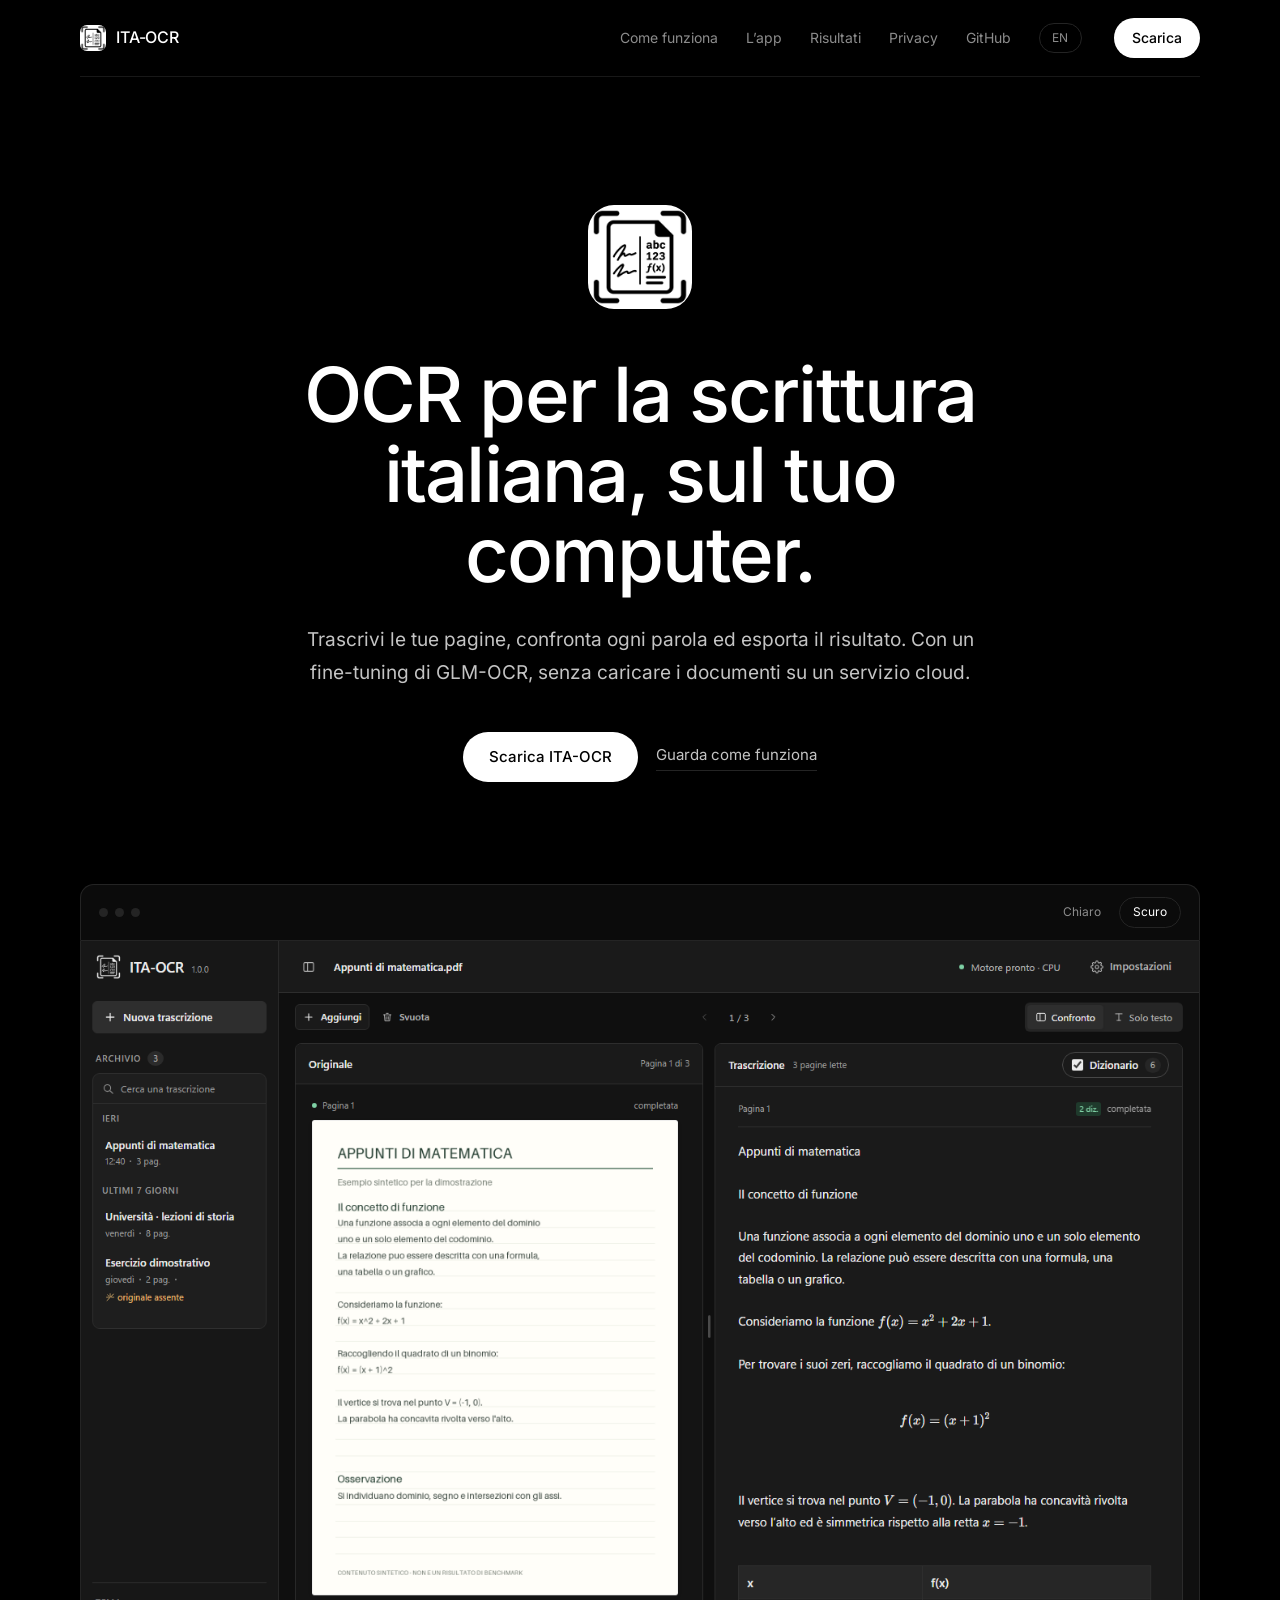
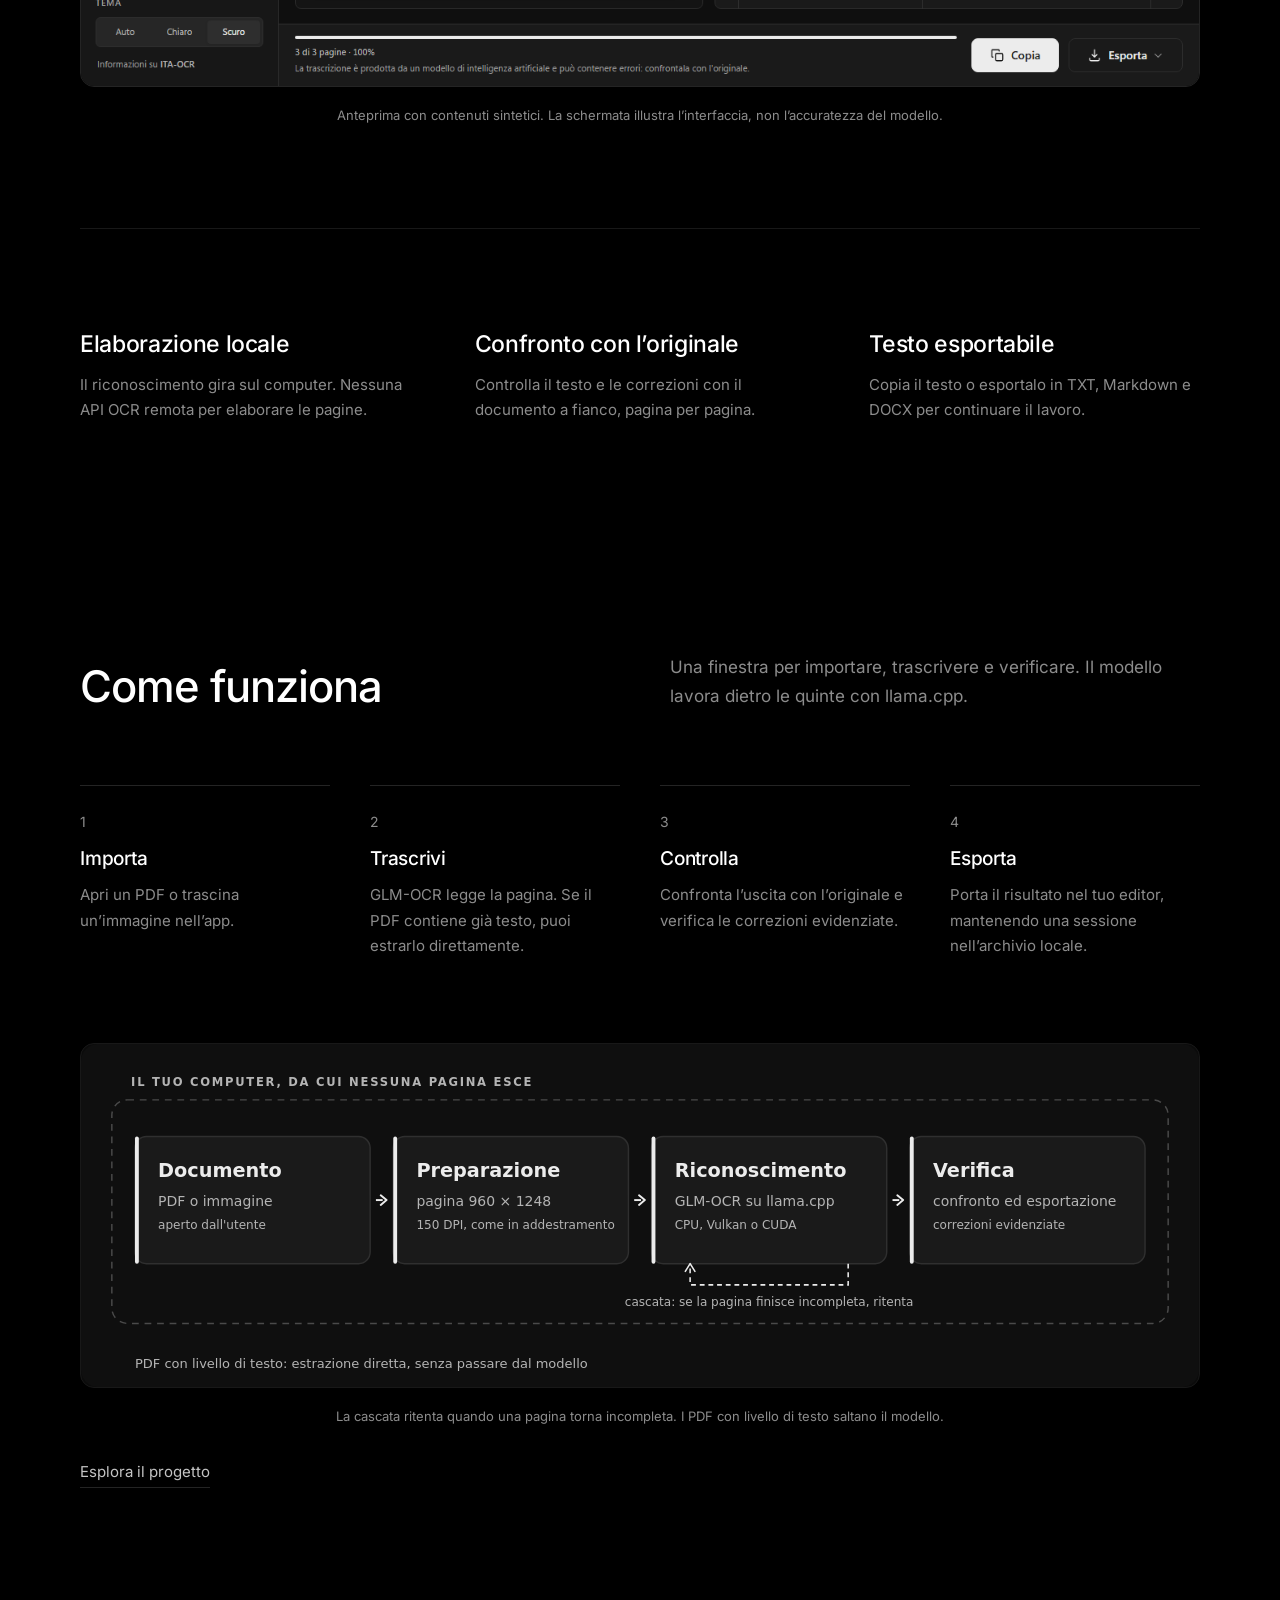
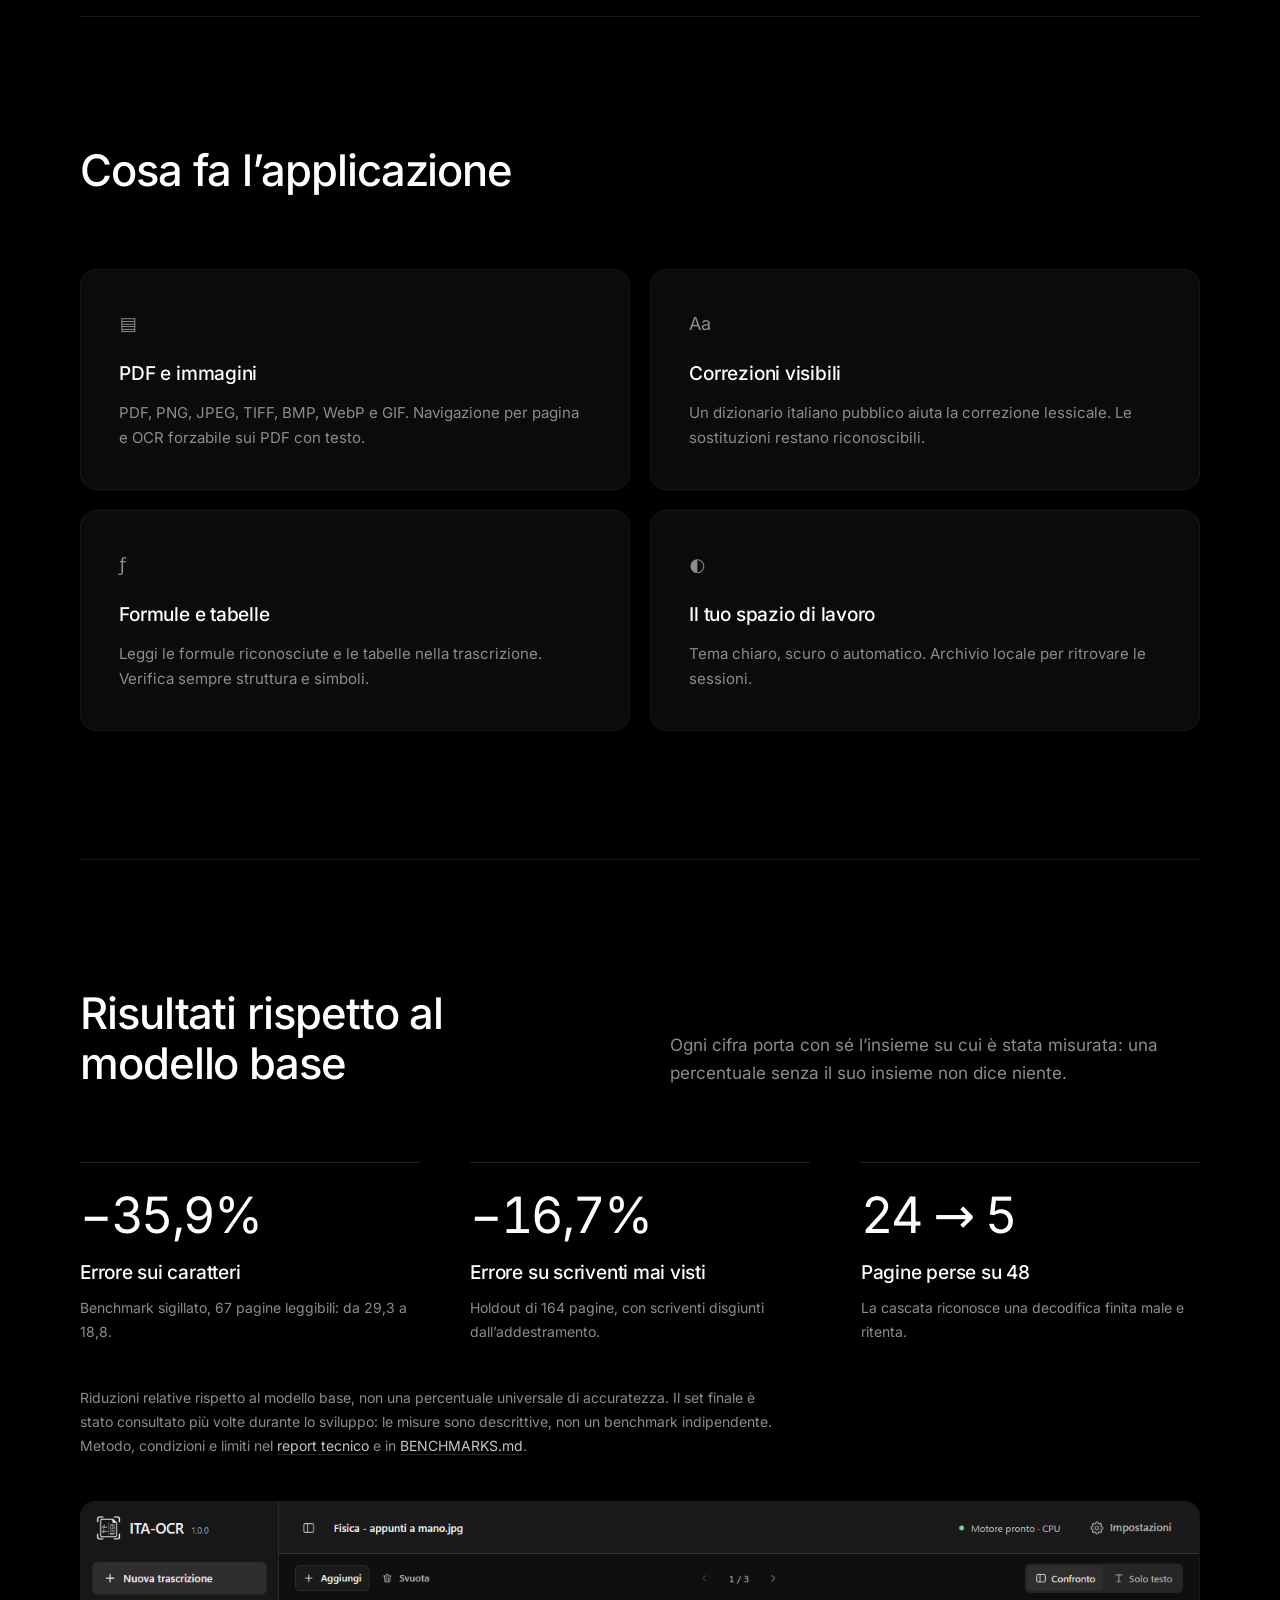
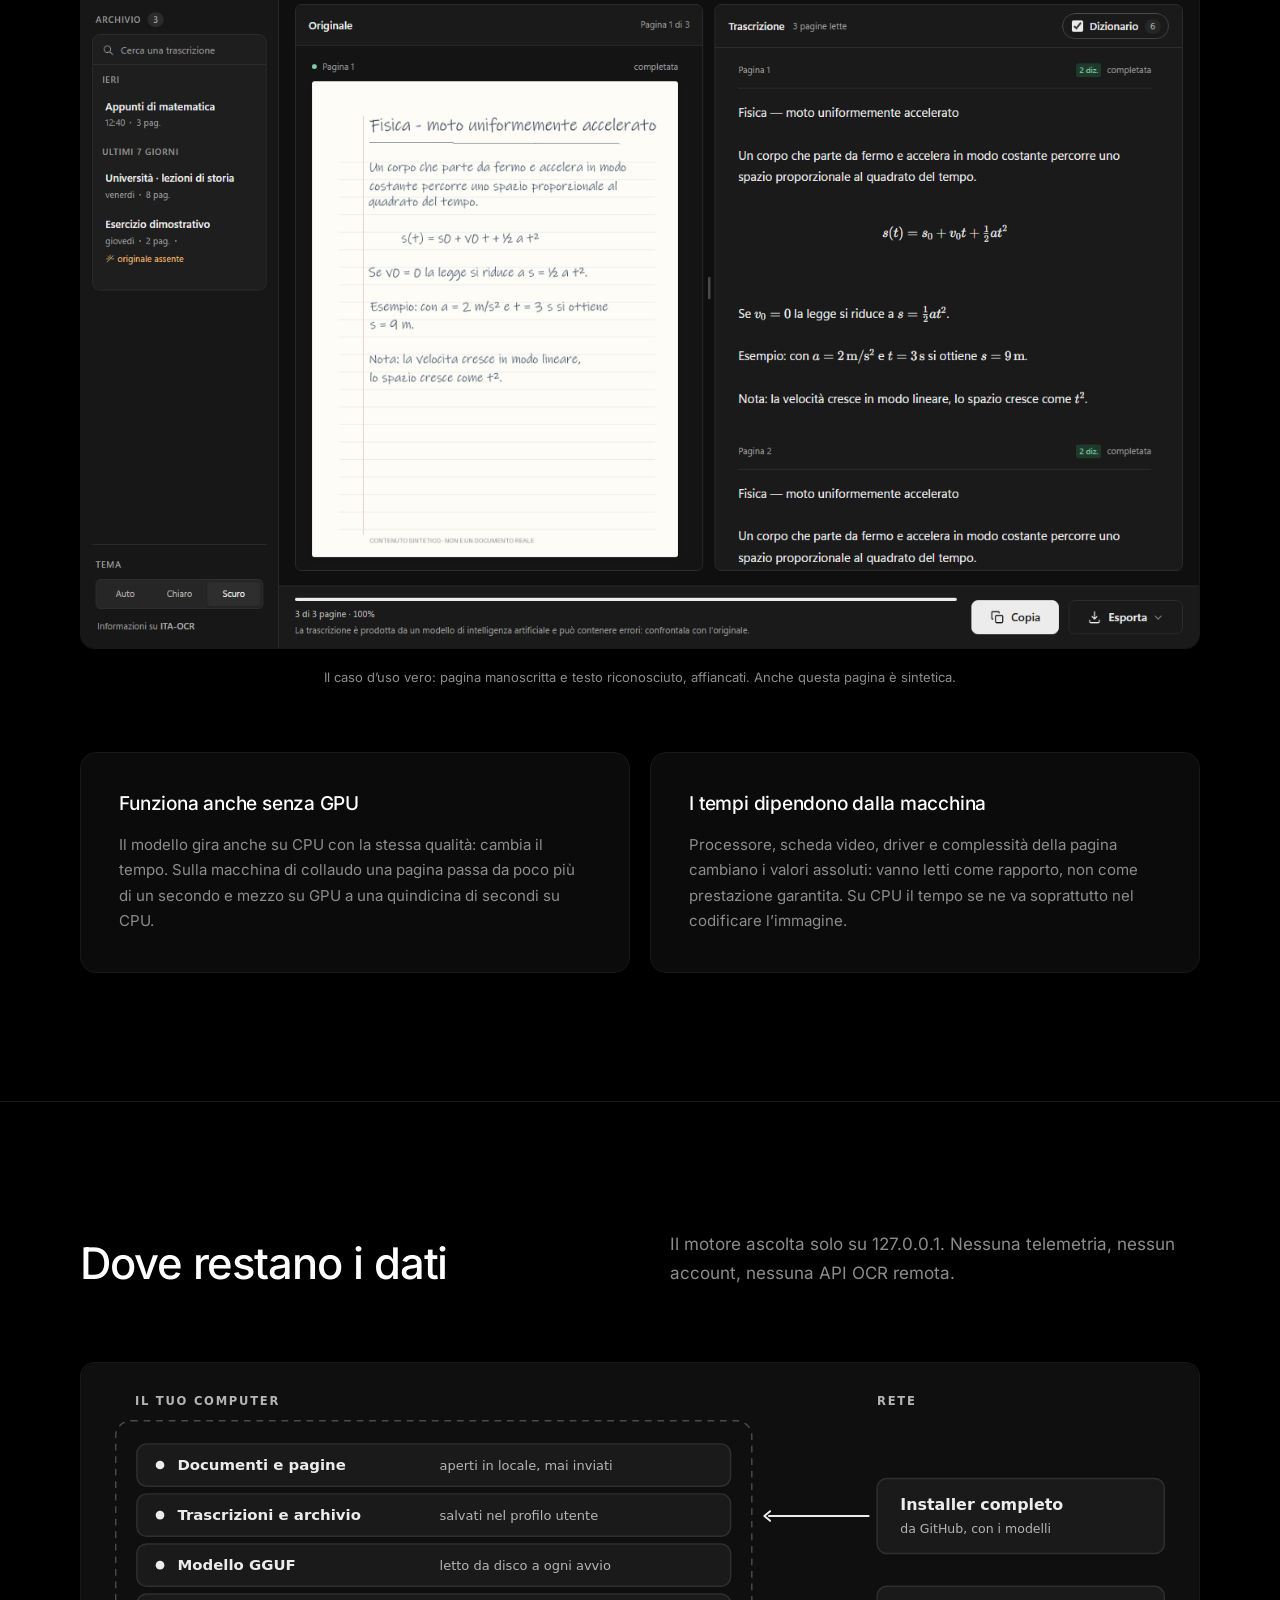
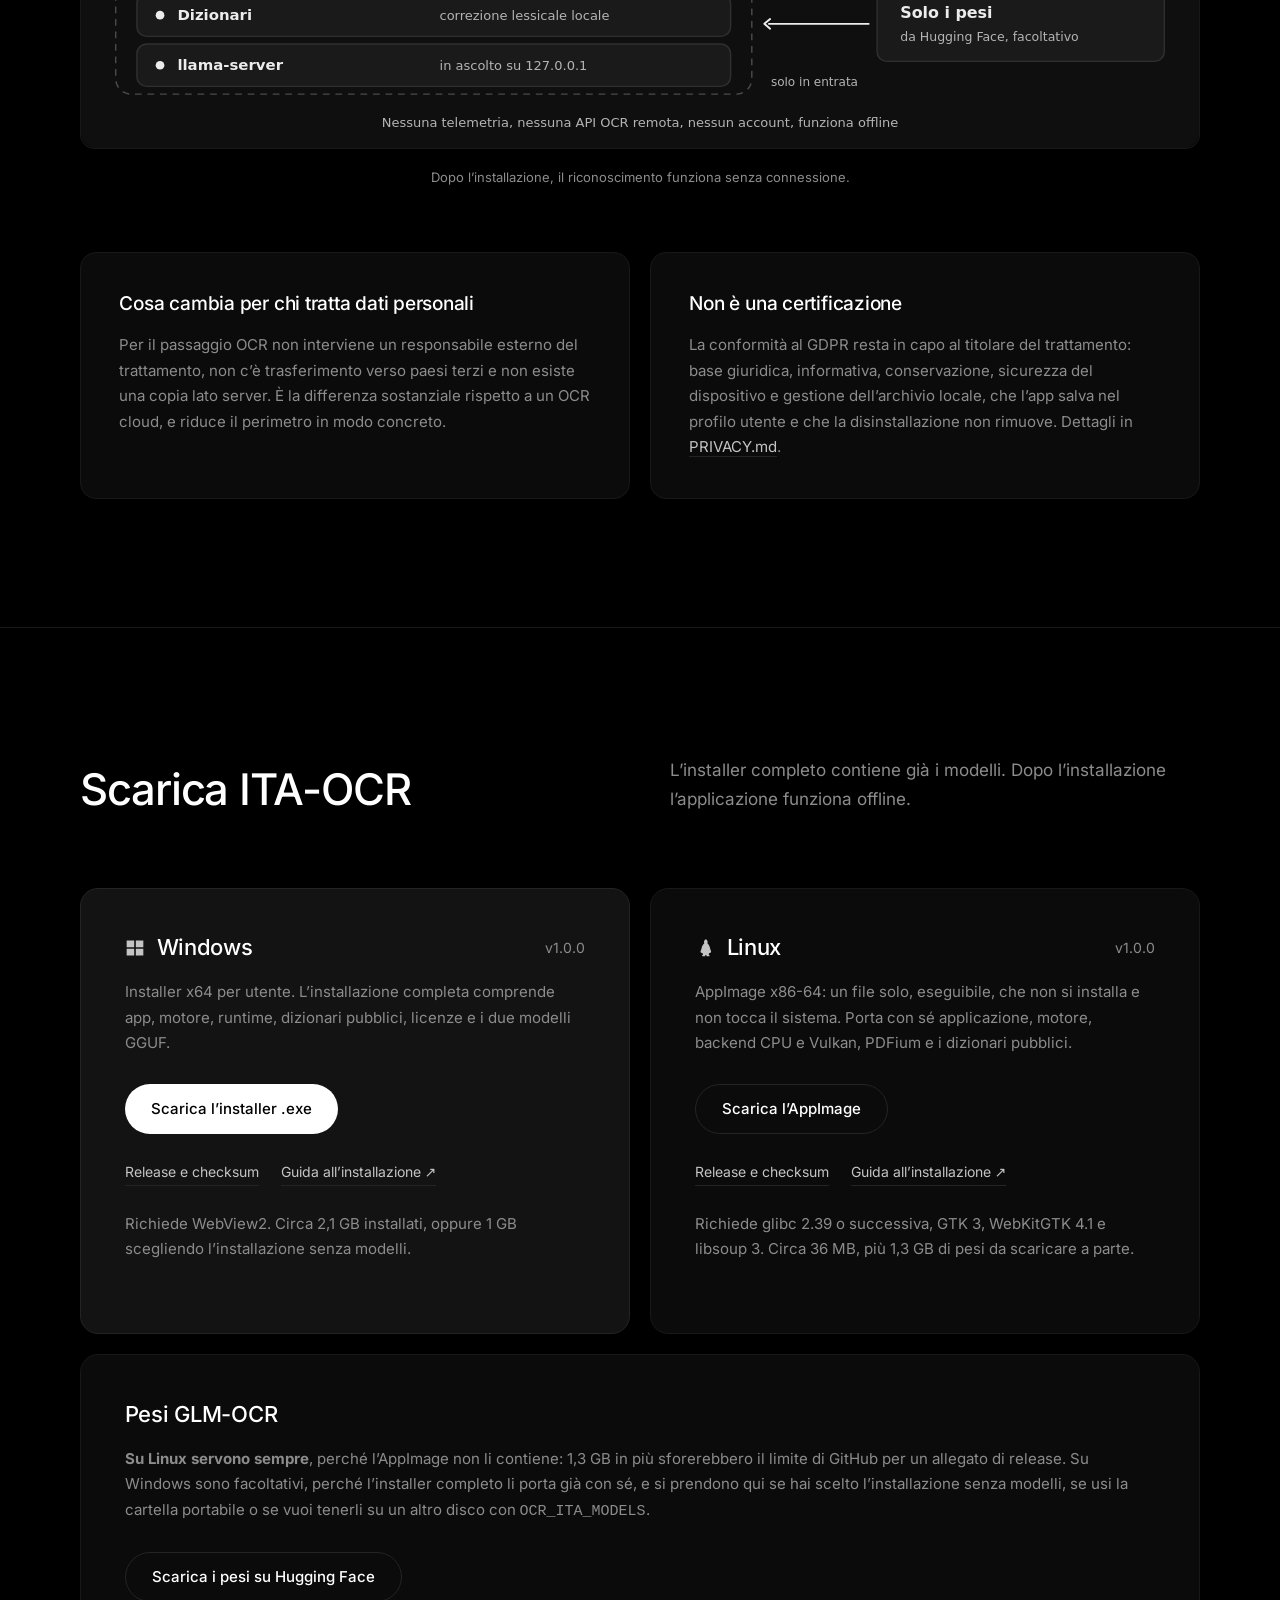
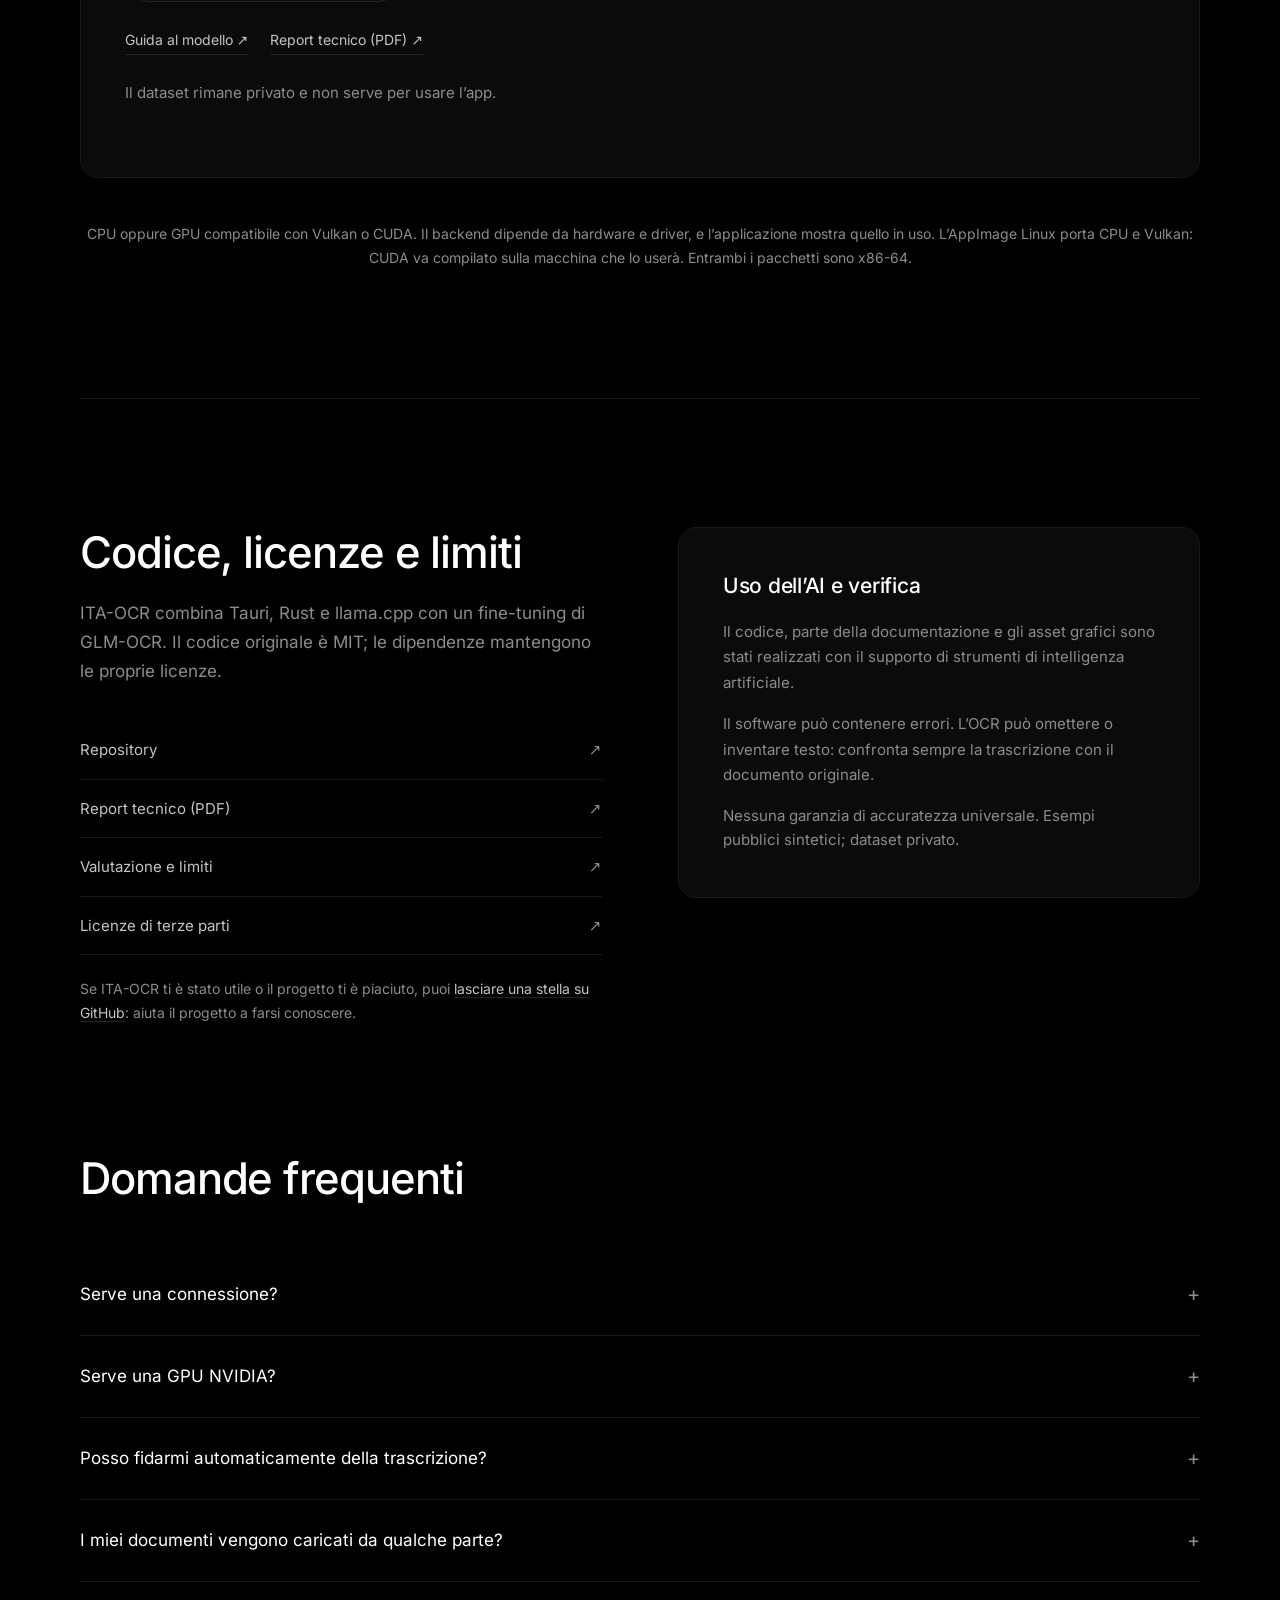
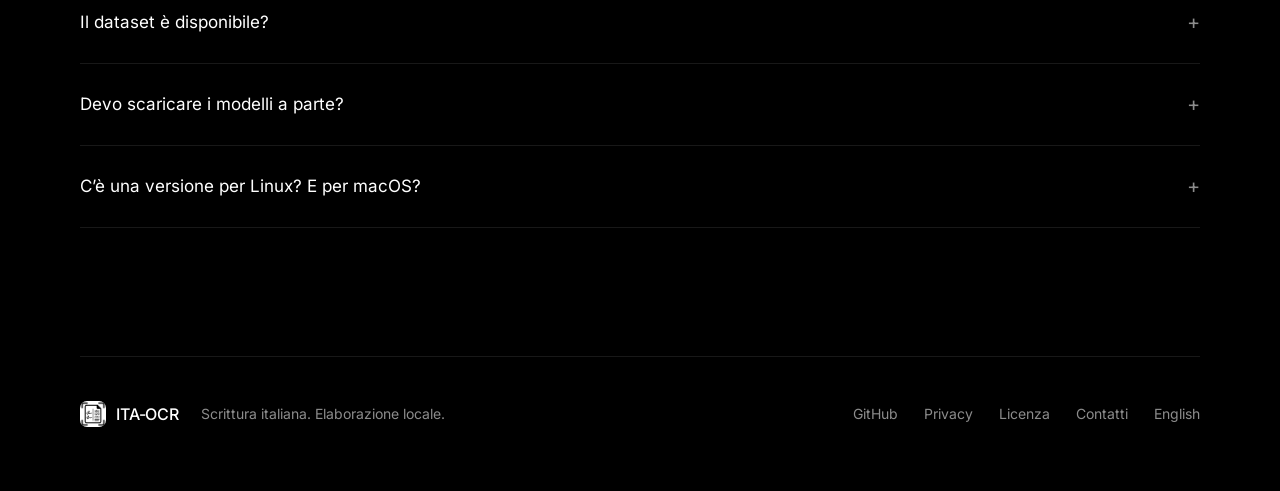
<file: docs/index.html>
<!doctype html>
<html lang="it">
<head>
  <meta charset="utf-8">
  <meta name="viewport" content="width=device-width, initial-scale=1">
  <meta name="description" content="ITA-OCR trascrive la scrittura italiana sul tuo computer. App Windows e Linux, inferenza locale con GLM-OCR, confronto ed esportazione.">
  <meta name="theme-color" content="#000000">
  <meta property="og:title" content="ITA-OCR: OCR per la scrittura italiana">
  <meta property="og:description" content="Applicazione Windows e Linux che trascrive la scrittura italiana in locale, con un fine-tuning di GLM-OCR.">
  <meta property="og:image" content="https://GioOtto.github.io/ITA-OCR/assets/social.png">
  <meta property="og:type" content="website">
  <link rel="canonical" href="https://GioOtto.github.io/ITA-OCR/">
  <link rel="alternate" hreflang="it" href="https://GioOtto.github.io/ITA-OCR/">
  <link rel="alternate" hreflang="en" href="https://GioOtto.github.io/ITA-OCR/en/">
  <link rel="icon" type="image/png" href="assets/logo.png">
  <link rel="stylesheet" href="style.css">
  <title>ITA-OCR: OCR per la scrittura italiana</title>
  <script src="site.js" defer></script>
</head>
<body>
  <a class="skip" href="#contenuto">Vai al contenuto</a>
  <header class="header">
    <a class="brand" href="#" aria-label="ITA-OCR, inizio"><img src="assets/logo.png" width="38" height="38" alt="">ITA-OCR</a>
    <nav aria-label="Navigazione principale"><a href="#come-funziona">Come funziona</a><a href="#caratteristiche">L’app</a><a href="#risultati">Risultati</a><a href="#privacy">Privacy</a><a href="https://github.com/GioOtto/ITA-OCR">GitHub</a><a class="lingua" href="en/" hreflang="en" lang="en">EN</a></nav>
    <a class="button small" href="#download">Scarica</a>
  </header>
  <main id="contenuto">
    <section class="hero wrap">
      <img class="marchio" src="assets/logo.png" width="104" height="104" alt="">
      <h1>OCR per la scrittura italiana, sul tuo computer.</h1>
      <p class="intro">Trascrivi le tue pagine, confronta ogni parola ed esporta il risultato.
        Con un fine-tuning di GLM-OCR, senza caricare i documenti su un servizio cloud.</p>
      <div class="actions"><a class="button" href="#download">Scarica ITA-OCR</a><a class="text-link" href="#come-funziona">Guarda come funziona</a></div>
      <figure class="showcase">
        <div class="frame-top"><span><i></i><i></i><i></i></span><span>IL DOCUMENTO E IL TESTO. FIANCO A FIANCO.</span><div class="theme-switch" role="group" aria-label="Tema della schermata"><button data-preview="light" aria-pressed="false">Chiaro</button><button data-preview="dark" aria-pressed="true">Scuro</button></div></div>
        <img id="app-preview" src="assets/app-dark.png" width="1380" height="920" alt="Interfaccia ITA-OCR con un documento sintetico e la sua trascrizione affiancati" fetchpriority="high">
        <figcaption>Anteprima con contenuti sintetici. La schermata illustra l’interfaccia, non l’accuratezza del modello.</figcaption>
      </figure>
    </section>
    <section class="principles wrap" aria-label="In breve">
      <div><h2>Elaborazione locale</h2><p>Il riconoscimento gira sul computer. Nessuna API OCR remota per elaborare le pagine.</p></div>
      <div><h2>Confronto con l’originale</h2><p>Controlla il testo e le correzioni con il documento a fianco, pagina per pagina.</p></div>
      <div><h2>Testo esportabile</h2><p>Copia il testo o esportalo in TXT, Markdown e DOCX per continuare il lavoro.</p></div>
    </section>
    <section class="section process" id="come-funziona">
      <div class="wrap"><div class="section-heading"><div><h2>Come funziona</h2></div><p>Una finestra per importare, trascrivere e verificare. Il modello lavora dietro le quinte con llama.cpp.</p></div>
      <ol class="steps"><li><span>1</span><h3>Importa</h3><p>Apri un PDF o trascina un’immagine nell’app.</p></li><li><span>2</span><h3>Trascrivi</h3><p>GLM-OCR legge la pagina. Se il PDF contiene già testo, puoi estrarlo direttamente.</p></li><li><span>3</span><h3>Controlla</h3><p>Confronta l’uscita con l’originale e verifica le correzioni evidenziate.</p></li><li><span>4</span><h3>Esporta</h3><p>Porta il risultato nel tuo editor, mantenendo una sessione nell’archivio locale.</p></li></ol>
      <figure class="schema">
        <img src="assets/pipeline-it-dark.svg" width="1160" height="356" alt="Pipeline locale: documento, preparazione della pagina a 960 per 1248 punti, riconoscimento con GLM-OCR su llama.cpp con cascata di tentativi, verifica ed esportazione. Tutto avviene sul computer dell'utente." loading="lazy">
        <figcaption>La cascata ritenta quando una pagina torna incompleta. I PDF con livello di testo saltano il modello.</figcaption>
      </figure>
      <p style="margin-top:30px"><a class="text-link" href="https://github.com/GioOtto/ITA-OCR#come-funziona">Esplora il progetto</a></p></div>
    </section>
    <section class="section wrap" id="caratteristiche">
      <div class="section-heading"><div><h2>Cosa fa l’applicazione</h2></div></div>
      <div class="features"><article><span class="feature-icon" aria-hidden="true">▤</span><h3>PDF e immagini</h3><p>PDF, PNG, JPEG, TIFF, BMP, WebP e GIF. Navigazione per pagina e OCR forzabile sui PDF con testo.</p></article><article><span class="feature-icon" aria-hidden="true">Aa</span><h3>Correzioni visibili</h3><p>Un dizionario italiano pubblico aiuta la correzione lessicale. Le sostituzioni restano riconoscibili.</p></article><article><span class="feature-icon" aria-hidden="true">ƒ</span><h3>Formule e tabelle</h3><p>Leggi le formule riconosciute e le tabelle nella trascrizione. Verifica sempre struttura e simboli.</p></article><article><span class="feature-icon" aria-hidden="true">◐</span><h3>Il tuo spazio di lavoro</h3><p>Tema chiaro, scuro o automatico. Archivio locale per ritrovare le sessioni.</p></article></div>
    </section>
    <section class="section wrap" id="risultati">
      <div class="section-heading"><div><h2>Risultati rispetto al modello base</h2></div><p>Ogni cifra porta con sé l’insieme su cui è stata misurata: una percentuale senza il suo insieme non dice niente.</p></div>
      <div class="numeri">
        <div><span class="cifra">−35,9%</span><h3>Errore sui caratteri</h3><p>Benchmark sigillato, 67 pagine leggibili: da 29,3 a 18,8.</p></div>
        <div><span class="cifra">−16,7%</span><h3>Errore su scriventi mai visti</h3><p>Holdout di 164 pagine, con scriventi disgiunti dall’addestramento.</p></div>
        <div><span class="cifra">24 → 5</span><h3>Pagine perse su 48</h3><p>La cascata riconosce una decodifica finita male e ritenta.</p></div>
      </div>
      <p class="postilla">Riduzioni relative rispetto al modello base, non una percentuale universale di accuratezza. Il set finale è stato consultato più volte durante lo sviluppo: le misure sono descrittive, non un benchmark indipendente. Metodo, condizioni e limiti nel <a href="https://github.com/GioOtto/ITA-OCR/blob/main/docs/assets/ITA-OCR-report-tecnico.pdf">report tecnico</a> e in <a href="https://github.com/GioOtto/ITA-OCR/blob/main/docs/it/BENCHMARKS.md">BENCHMARKS.md</a>.</p>
      <figure class="schema" style="margin-top:44px">
        <img src="assets/app-manoscritto.png" width="1380" height="920" alt="Una pagina scritta a mano nel riquadro di sinistra e la trascrizione con le formule composte in quello di destra" loading="lazy">
        <figcaption>Il caso d’uso vero: pagina manoscritta e testo riconosciuto, affiancati. Anche questa pagina è sintetica.</figcaption>
      </figure>
      <div class="privacy-grid">
        <div><h3>Funziona anche senza GPU</h3><p>Il modello gira anche su CPU con la stessa qualità: cambia il tempo. Sulla macchina di collaudo una pagina passa da poco più di un secondo e mezzo su GPU a una quindicina di secondi su CPU.</p></div>
        <div class="nota"><h3>I tempi dipendono dalla macchina</h3><p>Processore, scheda video, driver e complessità della pagina cambiano i valori assoluti: vanno letti come rapporto, non come prestazione garantita. Su CPU il tempo se ne va soprattutto nel codificare l’immagine.</p></div>
      </div>
    </section>
    <section class="section privacy-section" id="privacy"><div class="wrap">
      <div class="section-heading"><div><h2>Dove restano i dati</h2></div><p>Il motore ascolta solo su 127.0.0.1. Nessuna telemetria, nessun account, nessuna API OCR remota.</p></div>
      <figure class="schema">
        <img src="assets/privacy-it-dark.svg" width="1160" height="400" alt="Documenti, trascrizioni, archivio, modello GGUF e dizionari restano sul computer. Dalla rete arriva soltanto l'installer da GitHub, che porta con sé i modelli; i pesi da Hugging Face sono un'alternativa facoltativa." loading="lazy">
        <figcaption>Dopo l’installazione, il riconoscimento funziona senza connessione.</figcaption>
      </figure>
      <div class="privacy-grid">
        <div><h3>Cosa cambia per chi tratta dati personali</h3><p>Per il passaggio OCR non interviene un responsabile esterno del trattamento, non c’è trasferimento verso paesi terzi e non esiste una copia lato server. È la differenza sostanziale rispetto a un OCR cloud, e riduce il perimetro in modo concreto.</p></div>
        <div class="nota"><h3>Non è una certificazione</h3><p>La conformità al GDPR resta in capo al titolare del trattamento: base giuridica, informativa, conservazione, sicurezza del dispositivo e gestione dell’archivio locale, che l’app salva nel profilo utente e che la disinstallazione non rimuove. Dettagli in <a href="https://github.com/GioOtto/ITA-OCR/blob/main/docs/it/PRIVACY.md">PRIVACY.md</a>.</p></div>
      </div>
    </div></section>
    <section class="section download-section" id="download"><div class="wrap">
      <div class="section-heading"><div><h2>Scarica ITA-OCR</h2></div><p>L’installer completo contiene già i modelli. Dopo l’installazione l’applicazione funziona offline.</p></div>
      <div class="download-grid"><article class="download-card primary"><div class="platform"><svg viewBox="0 0 24 24" aria-hidden="true"><path d="M2 3h9v8H2zm11 0h9v8h-9zM2 13h9v8H2zm11 0h9v8h-9z"/></svg><h3>Windows</h3><span class="version">v1.0.0</span></div><p>Installer x64 per utente. L’installazione completa comprende app, motore, runtime, dizionari pubblici, licenze e i due modelli GGUF.</p><a class="button" href="https://github.com/GioOtto/ITA-OCR/releases/latest/download/ITA-OCR-setup_v1.0.0.exe">Scarica l’installer .exe</a><div class="download-links"><a href="https://github.com/GioOtto/ITA-OCR/releases/latest">Release e checksum</a><a href="https://github.com/GioOtto/ITA-OCR/blob/main/docs/it/INSTALLAZIONE.md">Guida all’installazione ↗</a></div><p class="fine-print">Richiede WebView2. Circa 2,1 GB installati, oppure 1 GB scegliendo l’installazione senza modelli.</p></article>
      <article class="download-card"><div class="platform"><svg viewBox="0 0 24 24" aria-hidden="true"><path d="M12 1.6c1.8 0 3.2 1.5 3.2 3.3 0 .6-.1 1.1-.4 1.5 1.7 1.5 2.8 3.7 3.3 6 .2 1.1.5 2 1 2.8.7 1.2 0 2.5-1.4 2.8l-.5.1c-.2.5-.5.9-.9 1.3l1 1.4c.4.5 0 1.2-.6 1.2h-2.2c-.4 0-.8-.4-.8-.8v-.7c-.5.1-1 .1-1.4 0v.7c0 .4-.3.8-.8.8H9.3c-.6 0-1-.7-.6-1.2l1-1.4c-.4-.4-.7-.8-.9-1.3l-.5-.1c-1.4-.3-2.1-1.6-1.4-2.8.5-.8.8-1.7 1-2.8.5-2.3 1.6-4.5 3.3-6-.3-.4-.4-.9-.4-1.5 0-1.8 1.4-3.3 3.2-3.3z"/></svg><h3>Linux</h3><span class="version">v1.0.0</span></div><p>AppImage x86-64: un file solo, eseguibile, che non si installa e non tocca il sistema. Porta con sé applicazione, motore, backend CPU e Vulkan, PDFium e i dizionari pubblici.</p><a class="button outline" href="https://github.com/GioOtto/ITA-OCR/releases/latest/download/ITA-OCR-v1.0.0-x86_64.AppImage">Scarica l’AppImage</a><div class="download-links"><a href="https://github.com/GioOtto/ITA-OCR/releases/latest">Release e checksum</a><a href="https://github.com/GioOtto/ITA-OCR/blob/main/docs/it/INSTALLAZIONE-LINUX.md">Guida all’installazione ↗</a></div><p class="fine-print">Richiede glibc 2.39 o successiva, GTK 3, WebKitGTK 4.1 e libsoup 3. Circa 36 MB, più 1,3 GB di pesi da scaricare a parte.</p></article>
      <article class="download-card larga"><h3>Pesi GLM-OCR</h3><p><strong>Su Linux servono sempre</strong>, perché l’AppImage non li contiene: 1,3 GB in più sforerebbero il limite di GitHub per un allegato di release. Su Windows sono facoltativi, perché l’installer completo li porta già con sé, e si prendono qui se hai scelto l’installazione senza modelli, se usi la cartella portabile o se vuoi tenerli su un altro disco con <code>OCR_ITA_MODELS</code>.</p><a class="button outline" href="https://huggingface.co/ueuegio/ITA-OCR">Scarica i pesi su Hugging Face</a><div class="download-links"><a href="https://github.com/GioOtto/ITA-OCR/blob/main/docs/it/MODELLO.md">Guida al modello ↗</a><a href="https://github.com/GioOtto/ITA-OCR/blob/main/docs/assets/ITA-OCR-report-tecnico.pdf">Report tecnico (PDF) ↗</a></div><p class="fine-print">Il dataset rimane privato e non serve per usare l’app.</p></article></div>
      <p class="system-note">CPU oppure GPU compatibile con Vulkan o CUDA. Il backend dipende da hardware e driver, e l’applicazione mostra quello in uso. L’AppImage Linux porta CPU e Vulkan: CUDA va compilato sulla macchina che lo userà. Entrambi i pacchetti sono x86-64.</p>
    </div></section>
    <section class="section wrap research"><div><h2>Codice, licenze e limiti</h2><p>ITA-OCR combina Tauri, Rust e llama.cpp con un fine-tuning di GLM-OCR. Il codice originale è MIT; le dipendenze mantengono le proprie licenze.</p><div class="resource-links"><a href="https://github.com/GioOtto/ITA-OCR">Repository <span>↗</span></a><a href="https://github.com/GioOtto/ITA-OCR/blob/main/docs/assets/ITA-OCR-report-tecnico.pdf">Report tecnico (PDF) <span>↗</span></a><a href="https://github.com/GioOtto/ITA-OCR/blob/main/docs/it/BENCHMARKS.md">Valutazione e limiti <span>↗</span></a><a href="https://github.com/GioOtto/ITA-OCR/blob/main/docs/it/TERZE-PARTI.md">Licenze di terze parti <span>↗</span></a></div><p class="stella">Se ITA-OCR ti è stato utile o il progetto ti è piaciuto, puoi <a href="https://github.com/GioOtto/ITA-OCR">lasciare una stella su GitHub</a>: aiuta il progetto a farsi conoscere.</p></div><aside class="caveat"><h3>Uso dell’AI e verifica</h3><p>Il codice, parte della documentazione e gli asset grafici sono stati realizzati con il supporto di strumenti di intelligenza artificiale.</p><p>Il software può contenere errori. L’OCR può omettere o inventare testo: confronta sempre la trascrizione con il documento originale.</p><p class="fine-print">Nessuna garanzia di accuratezza universale. Esempi pubblici sintetici; dataset privato.</p></aside></section>
    <section class="faq wrap"><h2>Domande frequenti</h2><details><summary>Serve una connessione?</summary><p>Per scaricare l’installer sì. Dopo, no: l’app esegue il riconoscimento localmente e funziona offline.</p></details><details><summary>Serve una GPU NVIDIA?</summary><p>No. Il motore può usare Vulkan su GPU compatibili oppure CPU. CUDA è un’opzione per hardware NVIDIA. Le prestazioni dipendono dalla configurazione.</p></details><details><summary>Posso fidarmi automaticamente della trascrizione?</summary><p>No. Scrittura difficile, formule e impaginazioni complesse possono causare errori. L’interfaccia affianca il risultato all’originale proprio per agevolare la verifica.</p></details><details><summary>I miei documenti vengono caricati da qualche parte?</summary><p>No. Il riconoscimento avviene sul computer e il motore ascolta solo sull’indirizzo di loopback. La rete serve a scaricare l’installer, una volta sola.</p></details><details><summary>Il dataset è disponibile?</summary><p>No. Il dataset resta privato e non è incluso in nessun download. Il codice sta su GitHub e i pesi anche su Hugging Face; il dataset da nessuna parte.</p></details><details><summary>Devo scaricare i modelli a parte?</summary><p>Su Windows no, non con l’installazione completa: i due file GGUF sono già dentro l’installer e l’app li trova da sola al primo avvio. Servono a parte se scegli l’installazione leggera, se usi la cartella portabile o se preferisci tenerli altrove. Su Linux servono sempre: l’AppImage non li contiene, e vanno messi in una cartella <code>models</code> accanto ad essa.</p></details><details><summary>C’è una versione per Linux? E per macOS?</summary><p>Per Linux sì: un’AppImage x86-64, che non si installa e non tocca il sistema. Richiede glibc 2.39 o successiva e le librerie GTK 3, WebKitGTK 4.1 e libsoup 3 della distribuzione. La versione per macOS arriverà a breve.</p></details></section>
  </main>
  <footer class="footer wrap"><a class="brand" href="#"><img src="assets/logo.png" alt="" width="32" height="32">ITA-OCR</a><p>Scrittura italiana. Elaborazione locale.</p><nav aria-label="Risorse"><a href="https://github.com/GioOtto/ITA-OCR">GitHub</a><a href="https://github.com/GioOtto/ITA-OCR/blob/main/docs/it/PRIVACY.md">Privacy</a><a href="https://github.com/GioOtto/ITA-OCR/blob/main/LICENSE">Licenza</a><a href="mailto:giorgio.ottoboni@proton.me">Contatti</a><a href="en/" hreflang="en" lang="en">English</a></nav></footer>
</body>
</html>
</file>
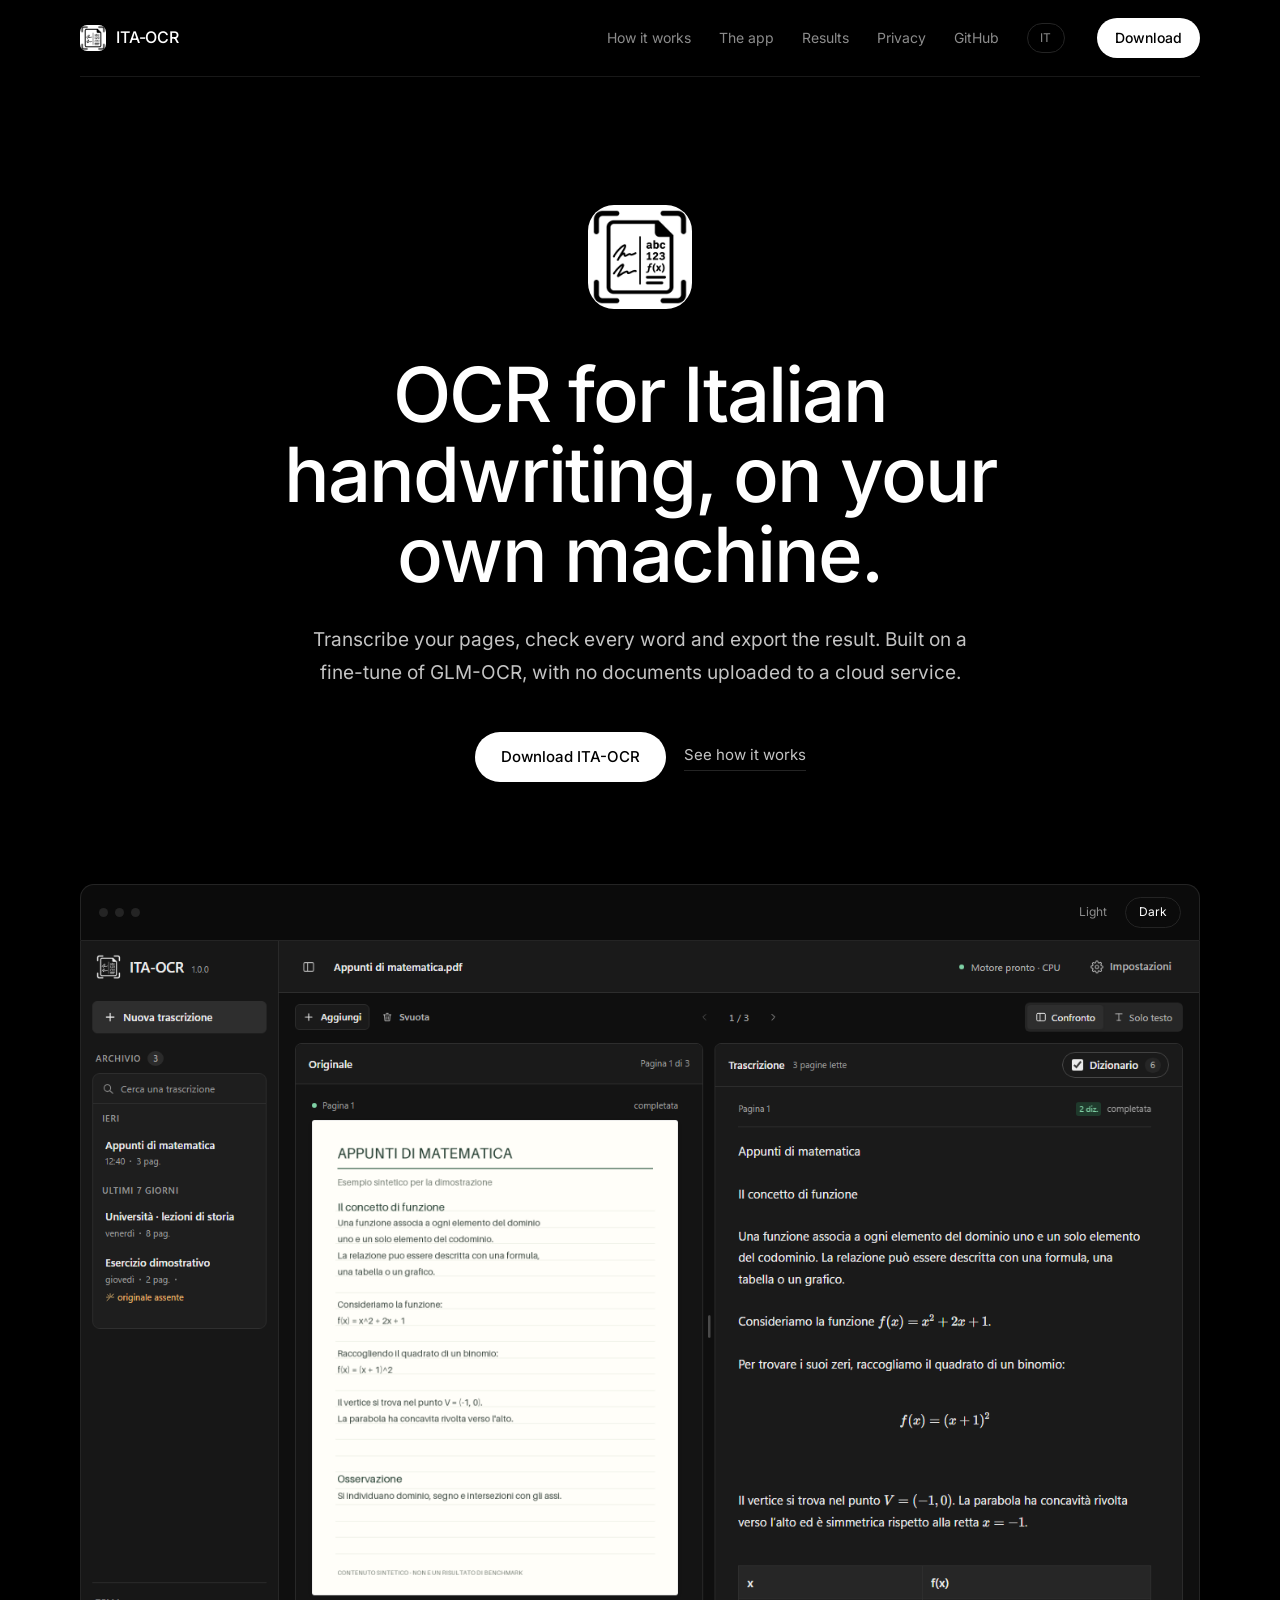
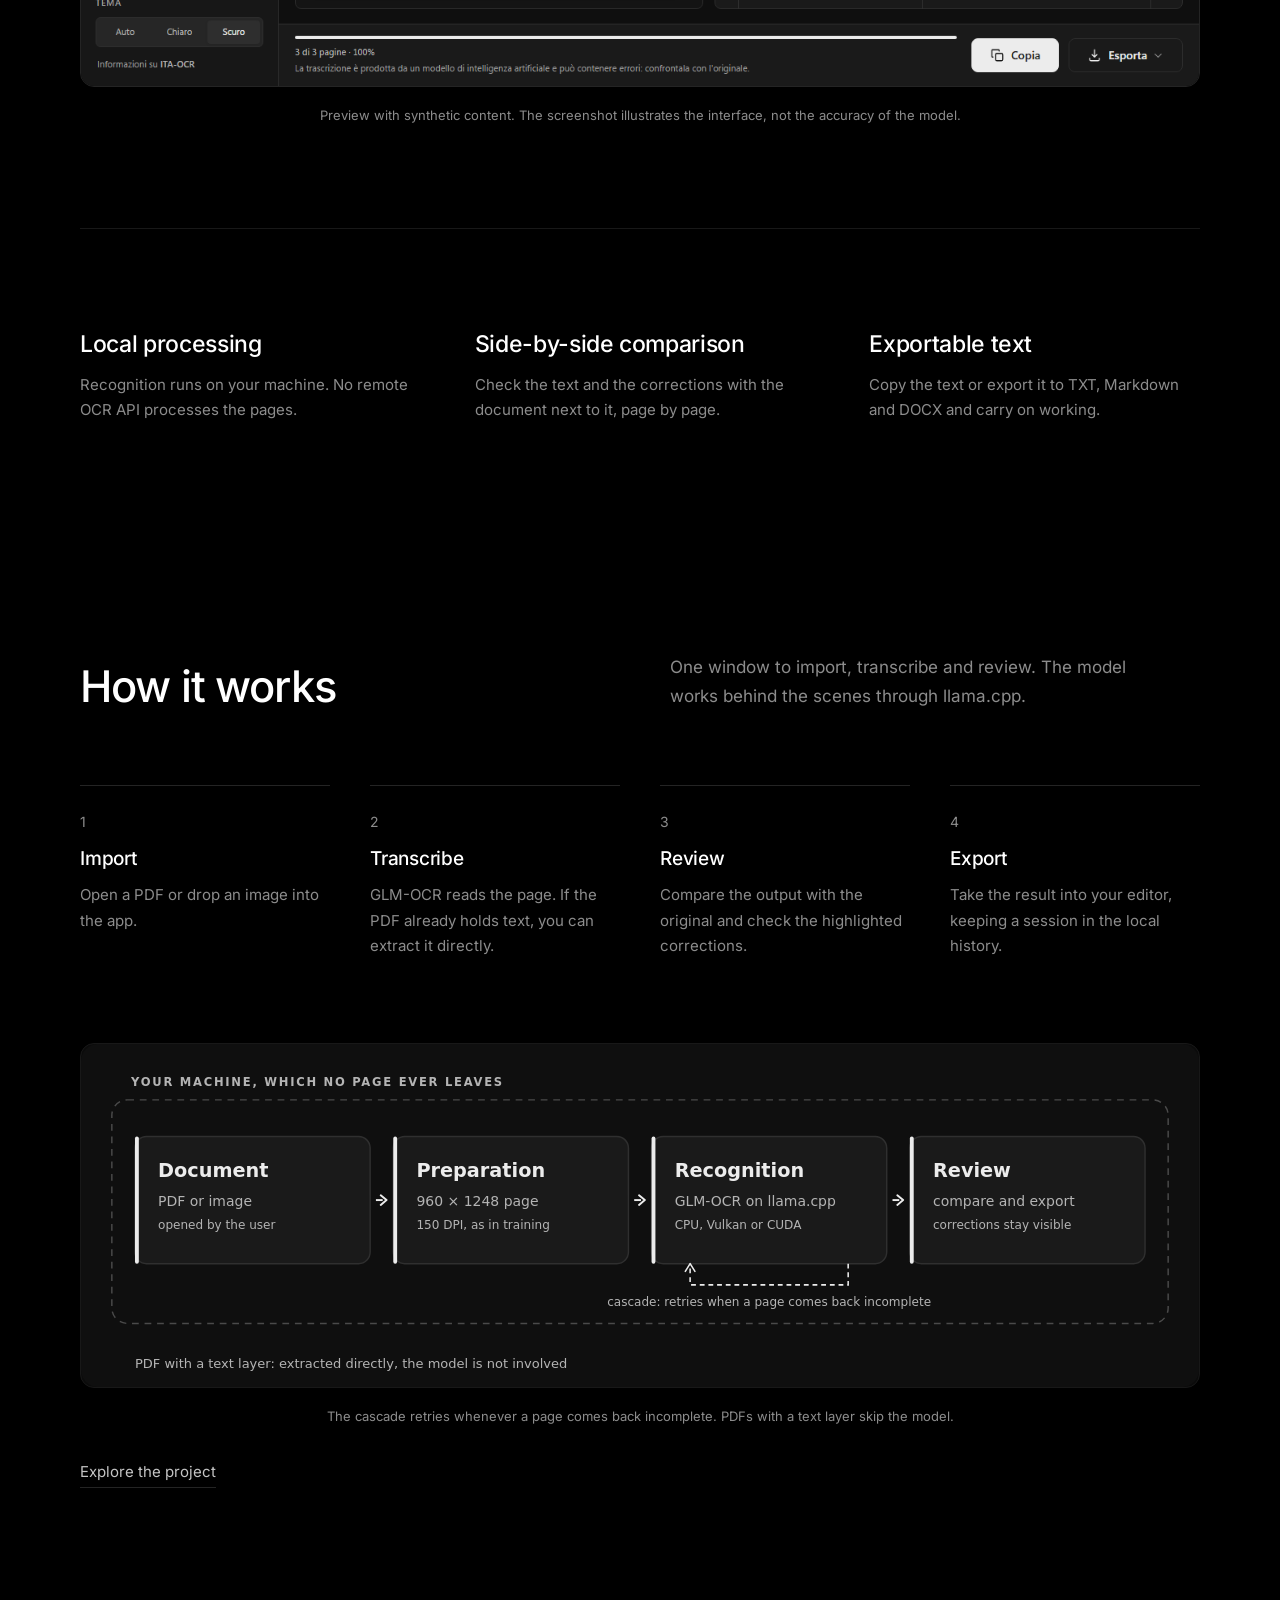
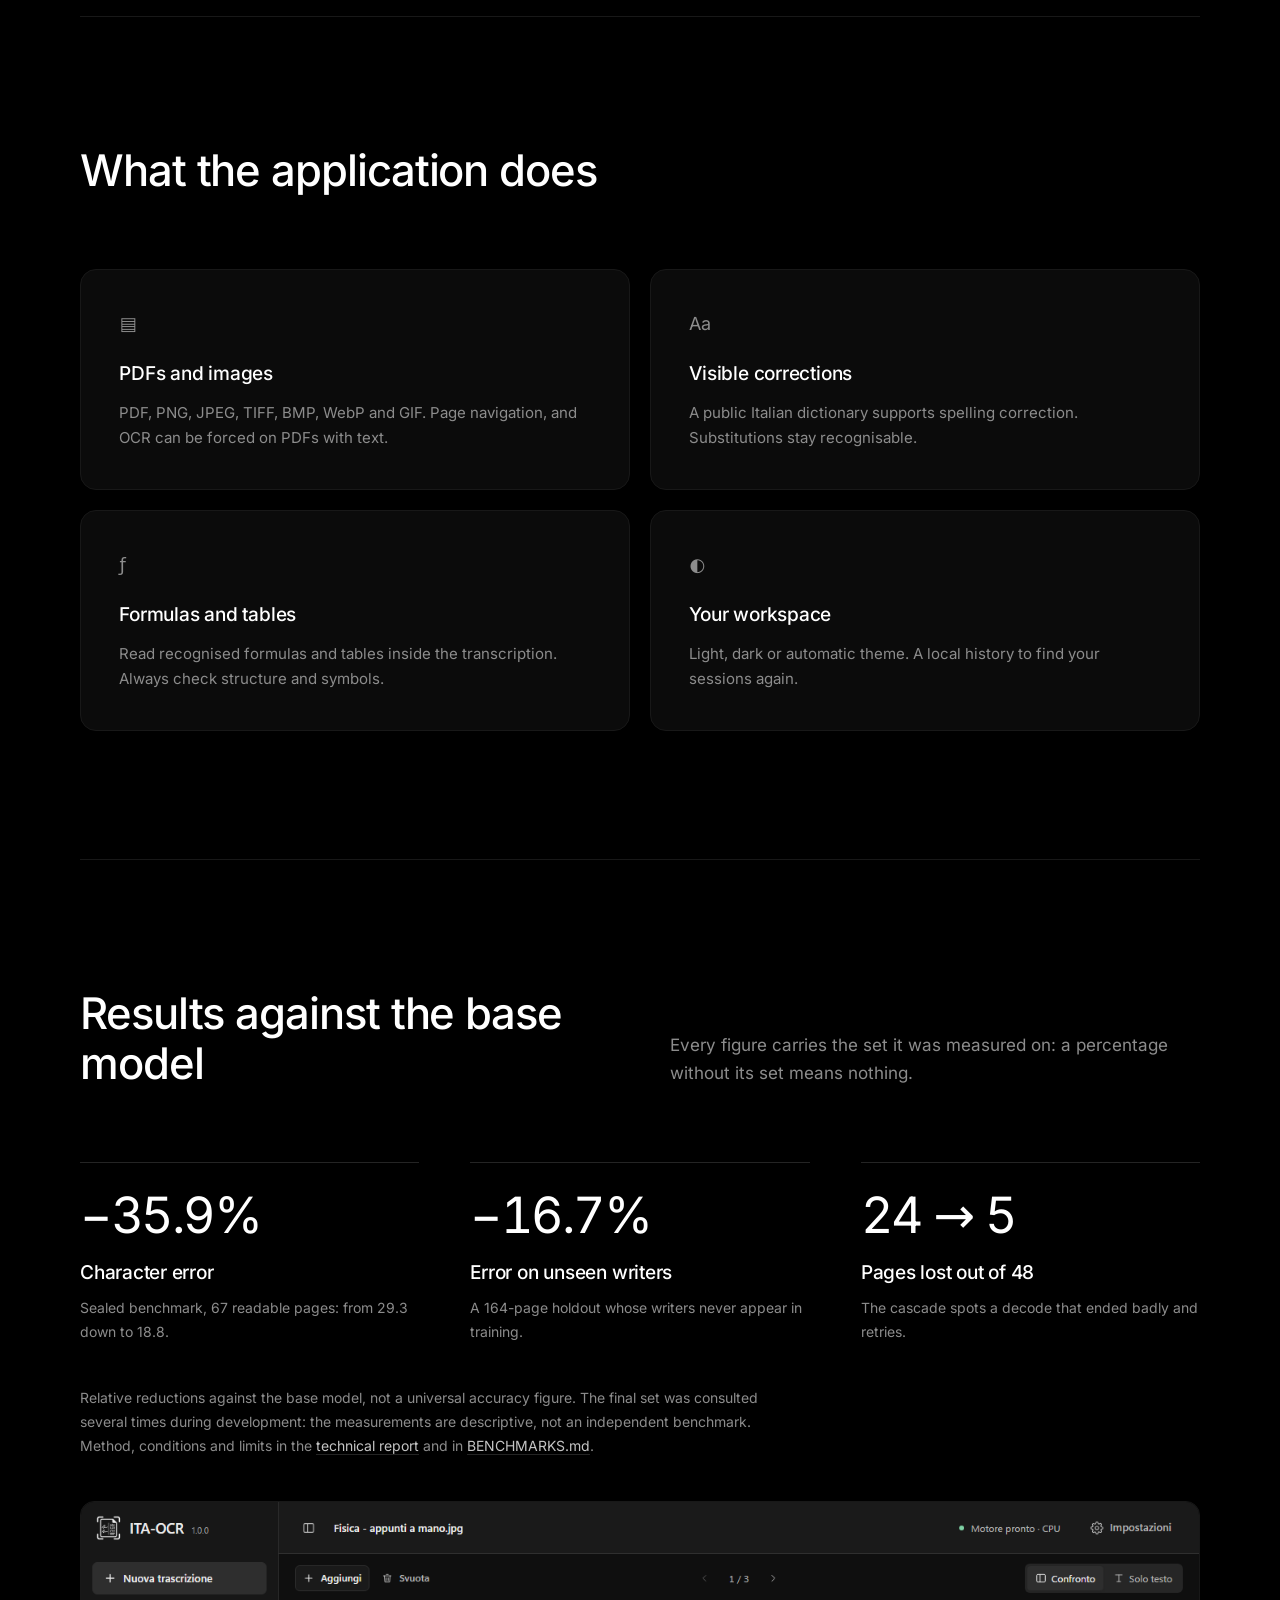
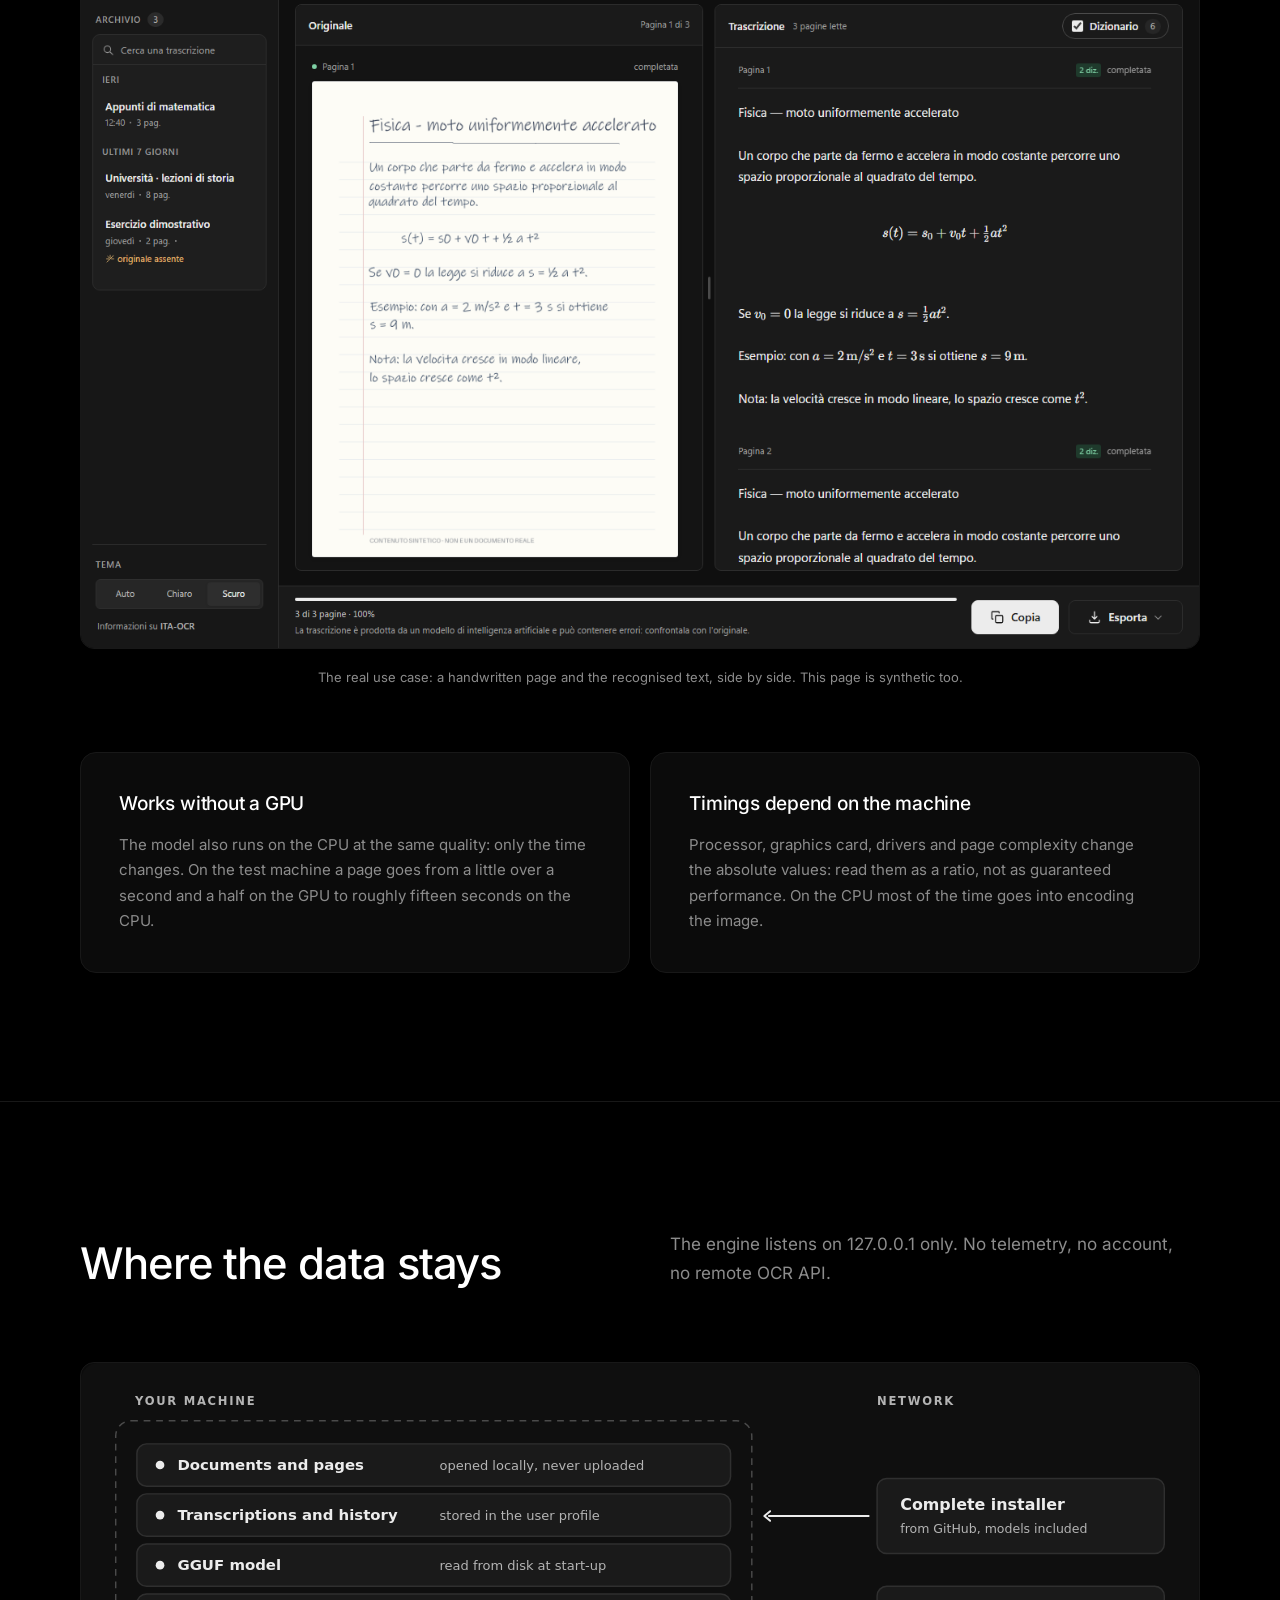
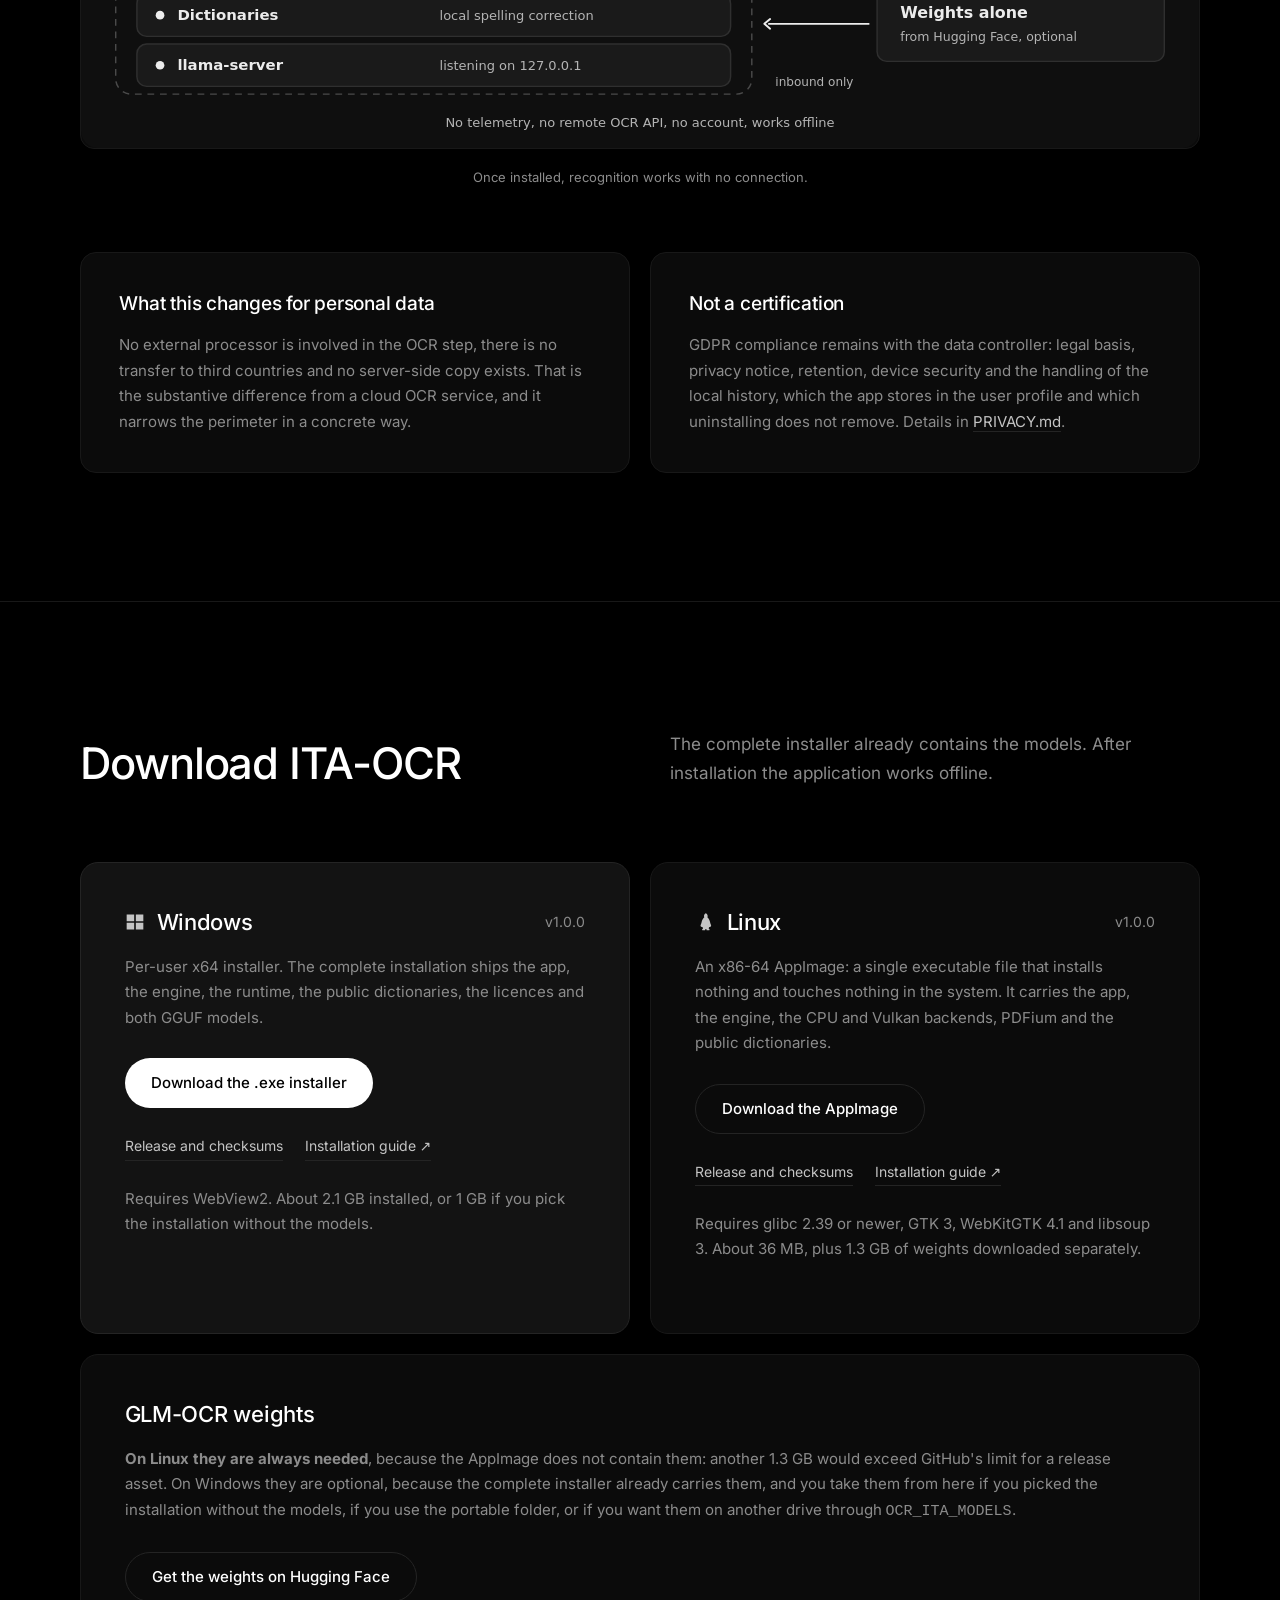
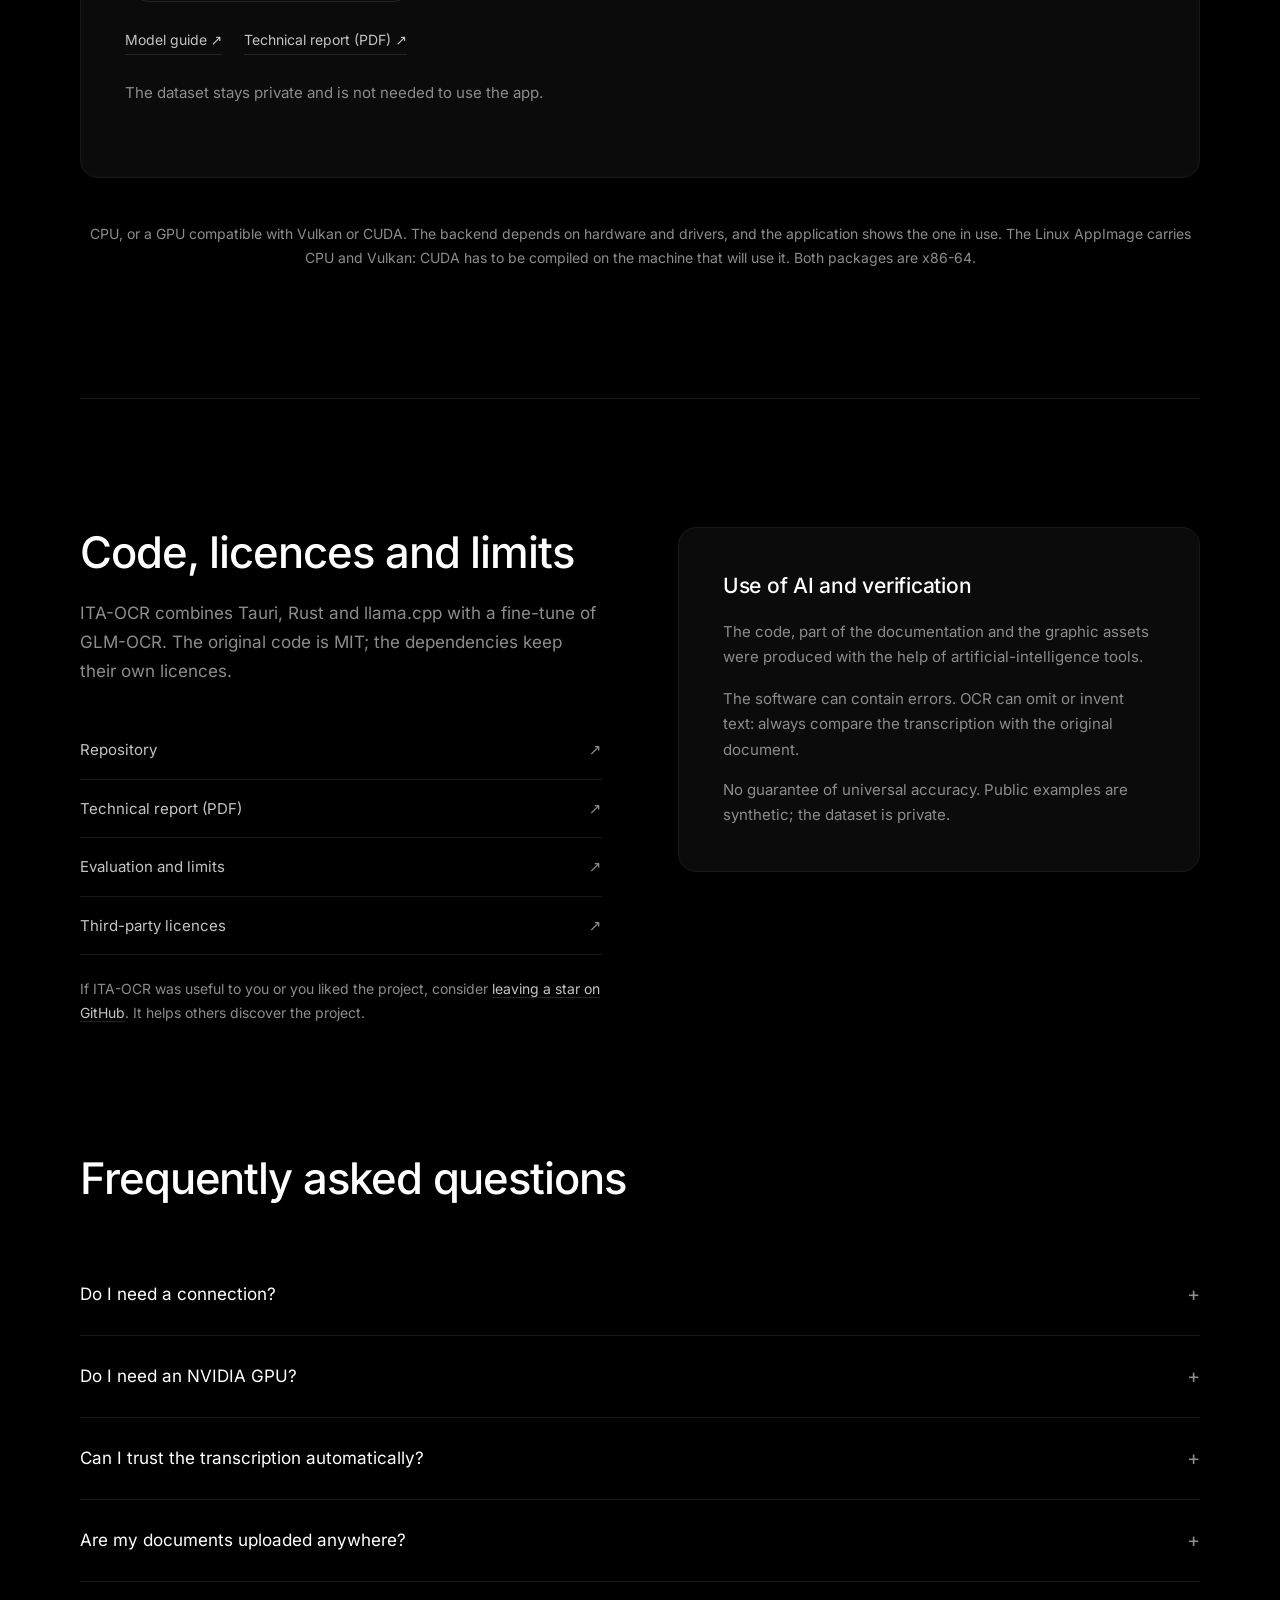
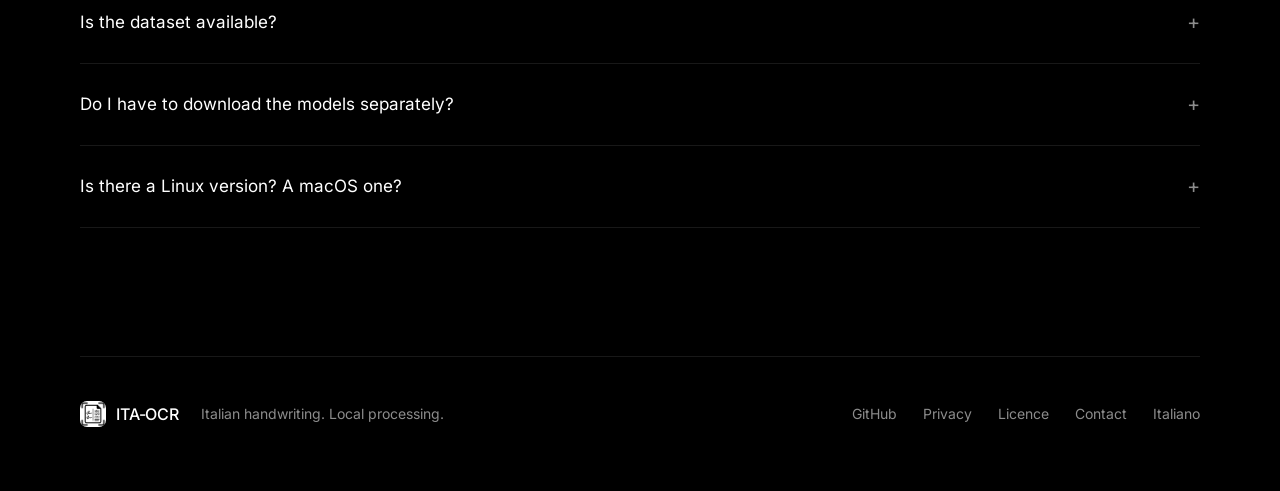
<file: docs/en/index.html>
<!doctype html>
<html lang="en">
<head>
  <meta charset="utf-8">
  <meta name="viewport" content="width=device-width, initial-scale=1">
  <meta name="description" content="ITA-OCR transcribes Italian handwriting on your own machine. Windows app, local inference with GLM-OCR, side-by-side review and export.">
  <meta name="theme-color" content="#000000">
  <meta property="og:title" content="ITA-OCR: OCR for Italian handwriting">
  <meta property="og:description" content="OCR for Italian handwriting. Local processing, side-by-side review and a Windows download.">
  <meta property="og:image" content="https://GioOtto.github.io/ITA-OCR/assets/social.png">
  <meta property="og:type" content="website">
  <link rel="canonical" href="https://GioOtto.github.io/ITA-OCR/en/">
  <link rel="alternate" hreflang="it" href="https://GioOtto.github.io/ITA-OCR/">
  <link rel="alternate" hreflang="en" href="https://GioOtto.github.io/ITA-OCR/en/">
  <link rel="icon" type="image/png" href="../assets/logo.png">
  <link rel="stylesheet" href="../style.css">
  <title>ITA-OCR: OCR for Italian handwriting</title>
  <script src="../site.js" defer></script>
</head>
<body>
  <a class="skip" href="#content">Skip to content</a>
  <header class="header">
    <a class="brand" href="#" aria-label="ITA-OCR, top"><img src="../assets/logo.png" width="38" height="38" alt="">ITA-OCR</a>
    <nav aria-label="Main navigation"><a href="#how-it-works">How it works</a><a href="#features">The app</a><a href="#results">Results</a><a href="#privacy">Privacy</a><a href="https://github.com/GioOtto/ITA-OCR">GitHub</a><a class="lingua" href="../" hreflang="it" lang="it">IT</a></nav>
    <a class="button small" href="#download">Download</a>
  </header>
  <main id="content">
    <section class="hero wrap">
      <img class="marchio" src="../assets/logo.png" width="104" height="104" alt="">
      <h1>OCR for Italian handwriting, on your own machine.</h1>
      <p class="intro">Transcribe your pages, check every word and export the result.
        Built on a fine-tune of GLM-OCR, with no documents uploaded to a cloud service.</p>
      <div class="actions"><a class="button" href="#download">Download ITA-OCR</a><a class="text-link" href="#how-it-works">See how it works</a></div>
      <figure class="showcase">
        <div class="frame-top"><span><i></i><i></i><i></i></span><span>THE DOCUMENT AND THE TEXT. SIDE BY SIDE.</span><div class="theme-switch" role="group" aria-label="Screenshot theme"><button data-preview="light" aria-pressed="false">Light</button><button data-preview="dark" aria-pressed="true">Dark</button></div></div>
        <img id="app-preview" src="../assets/app-dark.png" width="1380" height="920" alt="The ITA-OCR interface with a synthetic document and its transcription side by side" fetchpriority="high">
        <figcaption>Preview with synthetic content. The screenshot illustrates the interface, not the accuracy of the model.</figcaption>
      </figure>
    </section>
    <section class="principles wrap" aria-label="In short">
      <div><h2>Local processing</h2><p>Recognition runs on your machine. No remote OCR API processes the pages.</p></div>
      <div><h2>Side-by-side comparison</h2><p>Check the text and the corrections with the document next to it, page by page.</p></div>
      <div><h2>Exportable text</h2><p>Copy the text or export it to TXT, Markdown and DOCX and carry on working.</p></div>
    </section>
    <section class="section process" id="how-it-works">
      <div class="wrap"><div class="section-heading"><div><h2>How it works</h2></div><p>One window to import, transcribe and review. The model works behind the scenes through llama.cpp.</p></div>
      <ol class="steps"><li><span>1</span><h3>Import</h3><p>Open a PDF or drop an image into the app.</p></li><li><span>2</span><h3>Transcribe</h3><p>GLM-OCR reads the page. If the PDF already holds text, you can extract it directly.</p></li><li><span>3</span><h3>Review</h3><p>Compare the output with the original and check the highlighted corrections.</p></li><li><span>4</span><h3>Export</h3><p>Take the result into your editor, keeping a session in the local history.</p></li></ol>
      <figure class="schema">
        <img src="../assets/pipeline-en-dark.svg" width="1160" height="356" alt="Local pipeline: document, page preparation at 960 by 1248 pixels, recognition with GLM-OCR on llama.cpp with a retry cascade, review and export. Everything runs on the user's machine." loading="lazy">
        <figcaption>The cascade retries whenever a page comes back incomplete. PDFs with a text layer skip the model.</figcaption>
      </figure>
      <p style="margin-top:30px"><a class="text-link" href="https://github.com/GioOtto/ITA-OCR/blob/main/README.en.md#how-it-works">Explore the project</a></p></div>
    </section>
    <section class="section wrap" id="features">
      <div class="section-heading"><div><h2>What the application does</h2></div></div>
      <div class="features"><article><span class="feature-icon" aria-hidden="true">▤</span><h3>PDFs and images</h3><p>PDF, PNG, JPEG, TIFF, BMP, WebP and GIF. Page navigation, and OCR can be forced on PDFs with text.</p></article><article><span class="feature-icon" aria-hidden="true">Aa</span><h3>Visible corrections</h3><p>A public Italian dictionary supports spelling correction. Substitutions stay recognisable.</p></article><article><span class="feature-icon" aria-hidden="true">ƒ</span><h3>Formulas and tables</h3><p>Read recognised formulas and tables inside the transcription. Always check structure and symbols.</p></article><article><span class="feature-icon" aria-hidden="true">◐</span><h3>Your workspace</h3><p>Light, dark or automatic theme. A local history to find your sessions again.</p></article></div>
    </section>
    <section class="section wrap" id="results">
      <div class="section-heading"><div><h2>Results against the base model</h2></div><p>Every figure carries the set it was measured on: a percentage without its set means nothing.</p></div>
      <div class="numeri">
        <div><span class="cifra">−35.9%</span><h3>Character error</h3><p>Sealed benchmark, 67 readable pages: from 29.3 down to 18.8.</p></div>
        <div><span class="cifra">−16.7%</span><h3>Error on unseen writers</h3><p>A 164-page holdout whose writers never appear in training.</p></div>
        <div><span class="cifra">24 → 5</span><h3>Pages lost out of 48</h3><p>The cascade spots a decode that ended badly and retries.</p></div>
      </div>
      <p class="postilla">Relative reductions against the base model, not a universal accuracy figure. The final set was consulted several times during development: the measurements are descriptive, not an independent benchmark. Method, conditions and limits in the <a href="https://github.com/GioOtto/ITA-OCR/blob/main/docs/assets/ITA-OCR-report-tecnico.pdf">technical report</a> and in <a href="https://github.com/GioOtto/ITA-OCR/blob/main/docs/en/BENCHMARKS.md">BENCHMARKS.md</a>.</p>
      <figure class="schema" style="margin-top:44px">
        <img src="../assets/app-manoscritto.png" width="1380" height="920" alt="A handwritten page in the left pane and the transcription with typeset formulas in the right pane" loading="lazy">
        <figcaption>The real use case: a handwritten page and the recognised text, side by side. This page is synthetic too.</figcaption>
      </figure>
      <div class="privacy-grid">
        <div><h3>Works without a GPU</h3><p>The model also runs on the CPU at the same quality: only the time changes. On the test machine a page goes from a little over a second and a half on the GPU to roughly fifteen seconds on the CPU.</p></div>
        <div class="nota"><h3>Timings depend on the machine</h3><p>Processor, graphics card, drivers and page complexity change the absolute values: read them as a ratio, not as guaranteed performance. On the CPU most of the time goes into encoding the image.</p></div>
      </div>
    </section>
    <section class="section privacy-section" id="privacy"><div class="wrap">
      <div class="section-heading"><div><h2>Where the data stays</h2></div><p>The engine listens on 127.0.0.1 only. No telemetry, no account, no remote OCR API.</p></div>
      <figure class="schema">
        <img src="../assets/privacy-en-dark.svg" width="1160" height="400" alt="Documents, transcriptions, history, GGUF model and dictionaries stay on the machine. Only the installer comes in from the network, from GitHub, carrying the models with it; the weights on Hugging Face are an optional alternative." loading="lazy">
        <figcaption>Once installed, recognition works with no connection.</figcaption>
      </figure>
      <div class="privacy-grid">
        <div><h3>What this changes for personal data</h3><p>No external processor is involved in the OCR step, there is no transfer to third countries and no server-side copy exists. That is the substantive difference from a cloud OCR service, and it narrows the perimeter in a concrete way.</p></div>
        <div class="nota"><h3>Not a certification</h3><p>GDPR compliance remains with the data controller: legal basis, privacy notice, retention, device security and the handling of the local history, which the app stores in the user profile and which uninstalling does not remove. Details in <a href="https://github.com/GioOtto/ITA-OCR/blob/main/docs/en/PRIVACY.md">PRIVACY.md</a>.</p></div>
      </div>
    </div></section>
    <section class="section download-section" id="download"><div class="wrap">
      <div class="section-heading"><div><h2>Download ITA-OCR</h2></div><p>The complete installer already contains the models. After installation the application works offline.</p></div>
      <div class="download-grid"><article class="download-card primary"><div class="platform"><svg viewBox="0 0 24 24" aria-hidden="true"><path d="M2 3h9v8H2zm11 0h9v8h-9zM2 13h9v8H2zm11 0h9v8h-9z"/></svg><h3>Windows</h3><span class="version">v1.0.0</span></div><p>Per-user x64 installer. The complete installation ships the app, the engine, the runtime, the public dictionaries, the licences and both GGUF models.</p><a class="button" href="https://github.com/GioOtto/ITA-OCR/releases/latest/download/ITA-OCR-setup_v1.0.0.exe">Download the .exe installer</a><div class="download-links"><a href="https://github.com/GioOtto/ITA-OCR/releases/latest">Release and checksums</a><a href="https://github.com/GioOtto/ITA-OCR/blob/main/docs/en/INSTALL.md">Installation guide ↗</a></div><p class="fine-print">Requires WebView2. About 2.1 GB installed, or 1 GB if you pick the installation without the models.</p></article>
      <article class="download-card"><div class="platform"><svg viewBox="0 0 24 24" aria-hidden="true"><path d="M12 1.6c1.8 0 3.2 1.5 3.2 3.3 0 .6-.1 1.1-.4 1.5 1.7 1.5 2.8 3.7 3.3 6 .2 1.1.5 2 1 2.8.7 1.2 0 2.5-1.4 2.8l-.5.1c-.2.5-.5.9-.9 1.3l1 1.4c.4.5 0 1.2-.6 1.2h-2.2c-.4 0-.8-.4-.8-.8v-.7c-.5.1-1 .1-1.4 0v.7c0 .4-.3.8-.8.8H9.3c-.6 0-1-.7-.6-1.2l1-1.4c-.4-.4-.7-.8-.9-1.3l-.5-.1c-1.4-.3-2.1-1.6-1.4-2.8.5-.8.8-1.7 1-2.8.5-2.3 1.6-4.5 3.3-6-.3-.4-.4-.9-.4-1.5 0-1.8 1.4-3.3 3.2-3.3z"/></svg><h3>Linux</h3><span class="version">v1.0.0</span></div><p>An x86-64 AppImage: a single executable file that installs nothing and touches nothing in the system. It carries the app, the engine, the CPU and Vulkan backends, PDFium and the public dictionaries.</p><a class="button outline" href="https://github.com/GioOtto/ITA-OCR/releases/latest/download/ITA-OCR-v1.0.0-x86_64.AppImage">Download the AppImage</a><div class="download-links"><a href="https://github.com/GioOtto/ITA-OCR/releases/latest">Release and checksums</a><a href="https://github.com/GioOtto/ITA-OCR/blob/main/docs/en/INSTALL-LINUX.md">Installation guide ↗</a></div><p class="fine-print">Requires glibc 2.39 or newer, GTK 3, WebKitGTK 4.1 and libsoup 3. About 36 MB, plus 1.3 GB of weights downloaded separately.</p></article>
      <article class="download-card larga"><h3>GLM-OCR weights</h3><p><strong>On Linux they are always needed</strong>, because the AppImage does not contain them: another 1.3 GB would exceed GitHub's limit for a release asset. On Windows they are optional, because the complete installer already carries them, and you take them from here if you picked the installation without the models, if you use the portable folder, or if you want them on another drive through <code>OCR_ITA_MODELS</code>.</p><a class="button outline" href="https://huggingface.co/ueuegio/ITA-OCR">Get the weights on Hugging Face</a><div class="download-links"><a href="https://github.com/GioOtto/ITA-OCR/blob/main/docs/en/MODEL.md">Model guide ↗</a><a href="https://github.com/GioOtto/ITA-OCR/blob/main/docs/assets/ITA-OCR-report-tecnico.pdf">Technical report (PDF) ↗</a></div><p class="fine-print">The dataset stays private and is not needed to use the app.</p></article></div>
      <p class="system-note">CPU, or a GPU compatible with Vulkan or CUDA. The backend depends on hardware and drivers, and the application shows the one in use. The Linux AppImage carries CPU and Vulkan: CUDA has to be compiled on the machine that will use it. Both packages are x86-64.</p>
    </div></section>
    <section class="section wrap research"><div><h2>Code, licences and limits</h2><p>ITA-OCR combines Tauri, Rust and llama.cpp with a fine-tune of GLM-OCR. The original code is MIT; the dependencies keep their own licences.</p><div class="resource-links"><a href="https://github.com/GioOtto/ITA-OCR">Repository <span>↗</span></a><a href="https://github.com/GioOtto/ITA-OCR/blob/main/docs/assets/ITA-OCR-report-tecnico.pdf">Technical report (PDF) <span>↗</span></a><a href="https://github.com/GioOtto/ITA-OCR/blob/main/docs/en/BENCHMARKS.md">Evaluation and limits <span>↗</span></a><a href="https://github.com/GioOtto/ITA-OCR/blob/main/docs/en/THIRD-PARTY.md">Third-party licences <span>↗</span></a></div><p class="stella">If ITA-OCR was useful to you or you liked the project, consider <a href="https://github.com/GioOtto/ITA-OCR">leaving a star on GitHub</a>. It helps others discover the project.</p></div><aside class="caveat"><h3>Use of AI and verification</h3><p>The code, part of the documentation and the graphic assets were produced with the help of artificial-intelligence tools.</p><p>The software can contain errors. OCR can omit or invent text: always compare the transcription with the original document.</p><p class="fine-print">No guarantee of universal accuracy. Public examples are synthetic; the dataset is private.</p></aside></section>
    <section class="faq wrap"><h2>Frequently asked questions</h2><details><summary>Do I need a connection?</summary><p>To download the installer, yes. After that, no: recognition runs locally and the app works offline.</p></details><details><summary>Do I need an NVIDIA GPU?</summary><p>No. The engine can use Vulkan on compatible GPUs, or the CPU. CUDA is an option for NVIDIA hardware. Performance depends on the configuration.</p></details><details><summary>Can I trust the transcription automatically?</summary><p>No. Difficult handwriting, formulas and complex layouts can cause errors. The interface puts the result next to the original precisely to make checking easy.</p></details><details><summary>Are my documents uploaded anywhere?</summary><p>No. Recognition happens on your machine and the engine listens on the loopback address only. The network is used to download the installer, once.</p></details><details><summary>Is the dataset available?</summary><p>No. The dataset stays private and is part of no download. The code is on GitHub and the weights are also on Hugging Face; the dataset is nowhere.</p></details><details><summary>Do I have to download the models separately?</summary><p>On Windows, not with the complete installation: both GGUF files are already inside the installer and the app finds them by itself on first start. You need them separately if you pick the lightweight installation, if you use the portable folder, or if you would rather keep them elsewhere. On Linux they are always needed: the AppImage does not contain them, and they go in a <code>models</code> folder next to it.</p></details><details><summary>Is there a Linux version? A macOS one?</summary><p>For Linux, yes: an x86-64 AppImage that installs nothing and touches nothing in the system. It needs glibc 2.39 or newer and the GTK 3, WebKitGTK 4.1 and libsoup 3 libraries from your distribution. A macOS version is coming soon.</p></details></section>
  </main>
  <footer class="footer wrap"><a class="brand" href="#"><img src="../assets/logo.png" alt="" width="32" height="32">ITA-OCR</a><p>Italian handwriting. Local processing.</p><nav aria-label="Resources"><a href="https://github.com/GioOtto/ITA-OCR">GitHub</a><a href="https://github.com/GioOtto/ITA-OCR/blob/main/docs/en/PRIVACY.md">Privacy</a><a href="https://github.com/GioOtto/ITA-OCR/blob/main/LICENSE">Licence</a><a href="mailto:giorgio.ottoboni@proton.me">Contact</a><a href="../" hreflang="it" lang="it">Italiano</a></nav></footer>
</body>
</html>
</file>
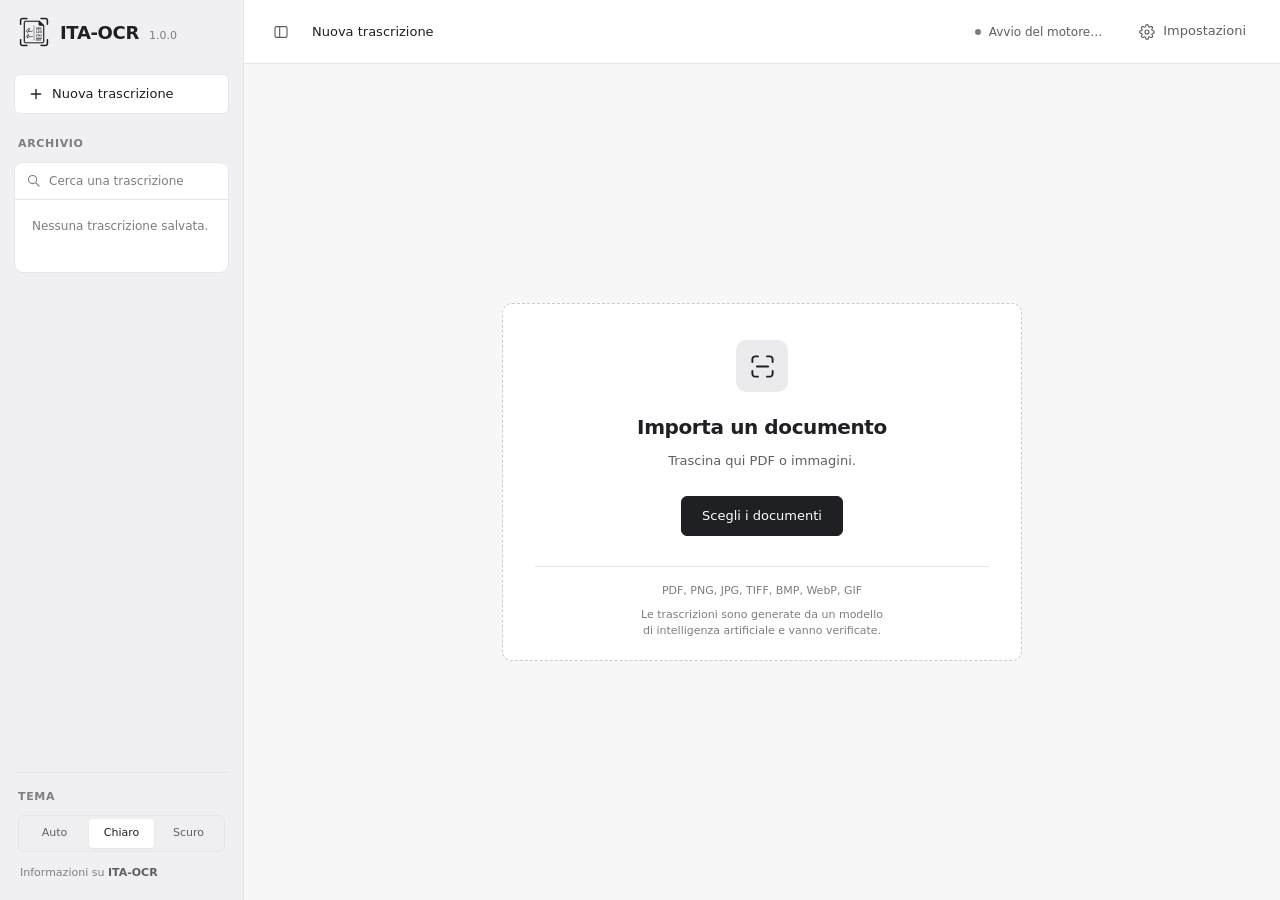
<file: ocr-desktop/app/ui/index.html>
<!doctype html>
<html lang="it" data-tema="chiaro">
  <head>
    <meta charset="utf-8" />
    <meta name="viewport" content="width=device-width, initial-scale=1" />
    <title>ITA-OCR 1.0.0</title>
    <link rel="stylesheet" href="vendor/katex/katex.min.css" />
    <link rel="stylesheet" href="styles.css" />
  </head>
  <body class="vuoto">
    <!-- Le icone stanno tutte qui e si richiamano con <use>: un solo posto da
         toccare per cambiarle, e nessuna richiesta di rete (la CSP la vieterebbe). -->
    <svg hidden aria-hidden="true">
      <defs>
        <g id="i-scansione" fill="none" stroke="currentColor" stroke-width="1.7"
           stroke-linecap="round" stroke-linejoin="round">
          <path d="M3 8V5.5A2.5 2.5 0 0 1 5.5 3H8M16 3h2.5A2.5 2.5 0 0 1 21 5.5V8M21 16v2.5a2.5 2.5 0 0 1-2.5 2.5H16M8 21H5.5A2.5 2.5 0 0 1 3 18.5V16" />
          <path d="M7 12h10" />
        </g>
        <g id="i-ingranaggio" fill="none" stroke="currentColor" stroke-width="1.7"
           stroke-linecap="round" stroke-linejoin="round">
          <circle cx="12" cy="12" r="3" />
          <path d="M19.4 15a1.65 1.65 0 0 0 .33 1.82l.06.06a2 2 0 1 1-2.83 2.83l-.06-.06a1.65 1.65 0 0 0-1.82-.33 1.65 1.65 0 0 0-1 1.51V21a2 2 0 1 1-4 0v-.09A1.65 1.65 0 0 0 9 19.4a1.65 1.65 0 0 0-1.82.33l-.06.06a2 2 0 1 1-2.83-2.83l.06-.06A1.65 1.65 0 0 0 4.6 15a1.65 1.65 0 0 0-1.51-1H3a2 2 0 1 1 0-4h.09A1.65 1.65 0 0 0 4.6 9a1.65 1.65 0 0 0-.33-1.82l-.06-.06a2 2 0 1 1 2.83-2.83l.06.06A1.65 1.65 0 0 0 9 4.6a1.65 1.65 0 0 0 1-1.51V3a2 2 0 1 1 4 0v.09a1.65 1.65 0 0 0 1 1.51 1.65 1.65 0 0 0 1.82-.33l.06-.06a2 2 0 1 1 2.83 2.83l-.06.06A1.65 1.65 0 0 0 19.4 9v.09a1.65 1.65 0 0 0 1.51 1H21a2 2 0 1 1 0 4h-.09a1.65 1.65 0 0 0-1.51 1Z" />
        </g>
        <g id="i-piu" fill="none" stroke="currentColor" stroke-width="2"
           stroke-linecap="round"><path d="M12 5v14M5 12h14" /></g>
        <g id="i-cestino" fill="none" stroke="currentColor" stroke-width="1.7"
           stroke-linecap="round" stroke-linejoin="round">
          <path d="M4 7h16M10 4h4M6 7l1 13h10l1-13M10 11v6M14 11v6" />
        </g>
        <g id="i-copia" fill="none" stroke="currentColor" stroke-width="1.7"
           stroke-linecap="round" stroke-linejoin="round">
          <rect x="9" y="9" width="12" height="12" rx="2" />
          <path d="M5 15H4a1 1 0 0 1-1-1V4a1 1 0 0 1 1-1h10a1 1 0 0 1 1 1v1" />
        </g>
        <g id="i-esporta" fill="none" stroke="currentColor" stroke-width="1.7"
           stroke-linecap="round" stroke-linejoin="round">
          <path d="M12 3v12M8 11l4 4 4-4M4 17v2a2 2 0 0 0 2 2h12a2 2 0 0 0 2-2v-2" />
        </g>
        <g id="i-avvia" fill="none" stroke="currentColor" stroke-width="1.9"
           stroke-linecap="round" stroke-linejoin="round"><path d="M7 4.5l12 7.5-12 7.5Z" /></g>
        <g id="i-ferma" fill="none" stroke="currentColor" stroke-width="1.9"
           stroke-linecap="round" stroke-linejoin="round"><rect x="6" y="6" width="12" height="12" rx="2" /></g>
        <g id="i-lucchetto" fill="none" stroke="currentColor" stroke-width="1.8"
           stroke-linecap="round" stroke-linejoin="round">
          <rect x="4.5" y="10" width="15" height="10" rx="2" />
          <path d="M8 10V7a4 4 0 0 1 8 0v3" />
        </g>
        <g id="i-carica" fill="none" stroke="currentColor" stroke-width="1.7"
           stroke-linecap="round" stroke-linejoin="round">
          <path d="M12 21V9M8 13l4-4 4 4" />
          <path d="M5 7a5 5 0 0 1 9.6-1.9A4 4 0 1 1 17 13" />
        </g>
        <g id="i-info" fill="none" stroke="currentColor" stroke-width="1.8"
           stroke-linecap="round" stroke-linejoin="round">
          <circle cx="12" cy="12" r="9" /><path d="M12 11v5M12 8h.01" />
        </g>
        <g id="i-allarme" fill="none" stroke="currentColor" stroke-width="1.8"
           stroke-linecap="round" stroke-linejoin="round">
          <path d="M10.3 4.3 2.6 17.5A2 2 0 0 0 4.3 20.5h15.4a2 2 0 0 0 1.7-3L13.7 4.3a2 2 0 0 0-3.4 0Z" />
          <path d="M12 9.5v4M12 17h.01" />
        </g>
        <g id="i-chip" fill="none" stroke="currentColor" stroke-width="1.7"
           stroke-linecap="round" stroke-linejoin="round">
          <rect x="7" y="7" width="10" height="10" rx="1.5" />
          <path d="M4 10h3M4 14h3M17 10h3M17 14h3M10 4v3M14 4v3M10 17v3M14 17v3" />
        </g>
        <g id="i-flusso" fill="none" stroke="currentColor" stroke-width="1.7"
           stroke-linecap="round" stroke-linejoin="round">
          <circle cx="6" cy="6" r="2.5" /><circle cx="18" cy="18" r="2.5" />
          <path d="M6 8.5V14a4 4 0 0 0 4 4h5.5" />
        </g>
        <g id="i-orologio" fill="none" stroke="currentColor" stroke-width="1.7"
           stroke-linecap="round" stroke-linejoin="round">
          <circle cx="12" cy="12" r="9" /><path d="M12 7v5.2l3.2 1.9" />
        </g>
        <g id="i-terminale" fill="none" stroke="currentColor" stroke-width="1.7"
           stroke-linecap="round" stroke-linejoin="round">
          <rect x="3" y="4" width="18" height="16" rx="2" />
          <path d="M7 9l3 3-3 3M13 15h4" />
        </g>
        <g id="i-cartella" fill="none" stroke="currentColor" stroke-width="1.7"
           stroke-linecap="round" stroke-linejoin="round">
          <path d="M3 7.5A1.5 1.5 0 0 1 4.5 6h4L11 8.5h8.5A1.5 1.5 0 0 1 21 10v8a1.5 1.5 0 0 1-1.5 1.5h-15A1.5 1.5 0 0 1 3 18Z" />
        </g>
        <g id="i-riavvia" fill="none" stroke="currentColor" stroke-width="1.7"
           stroke-linecap="round" stroke-linejoin="round">
          <path d="M20 12a8 8 0 1 1-2.6-5.9" /><path d="M20 4v4.5h-4.5" />
        </g>
        <g id="i-chiudi" fill="none" stroke="currentColor" stroke-width="2"
           stroke-linecap="round"><path d="M6 6l12 12M18 6L6 18" /></g>
        <g id="i-fianco" fill="none" stroke="currentColor" stroke-width="1.7"
           stroke-linecap="round" stroke-linejoin="round">
          <rect x="3" y="4" width="18" height="16" rx="2" /><path d="M10 4v16" />
        </g>
        <g id="i-archivio" fill="none" stroke="currentColor" stroke-width="1.7"
           stroke-linecap="round" stroke-linejoin="round">
          <path d="M4 8h16v11a1.5 1.5 0 0 1-1.5 1.5h-13A1.5 1.5 0 0 1 4 19Z" />
          <rect x="2.5" y="3.5" width="19" height="4.5" rx="1.2" />
          <path d="M10 12h4" />
        </g>
        <g id="i-scollegato" fill="none" stroke="currentColor" stroke-width="1.7"
           stroke-linecap="round" stroke-linejoin="round">
          <path d="M12 3v6M5.6 5.6l4.3 4.3M3 12h6M18.4 5.6l-4.3 4.3M21 12h-6" />
          <path d="M4 20 20 4" stroke-width="1.9" />
        </g>
      </defs>
      <defs>
        <g id="i-cerca" fill="none" stroke="currentColor" stroke-width="1.7" stroke-linecap="round"><circle cx="10.5" cy="10.5" r="6.5"/><path d="m16 16 5 5"/></g>
        <g id="i-freccia" fill="none" stroke="currentColor" stroke-width="1.7" stroke-linecap="round" stroke-linejoin="round"><path d="M4 12h16m-6-6 6 6-6 6"/></g>
        <g id="i-sinistra" fill="none" stroke="currentColor" stroke-width="1.7" stroke-linecap="round" stroke-linejoin="round"><path d="m14 6-6 6 6 6"/></g>
        <g id="i-destra" fill="none" stroke="currentColor" stroke-width="1.7" stroke-linecap="round" stroke-linejoin="round"><path d="m10 6 6 6-6 6"/></g>
        <g id="i-testo" fill="none" stroke="currentColor" stroke-width="1.7" stroke-linecap="round"><path d="M5 5h14M12 5v14M8 19h8"/></g>
        <g id="i-giu" fill="none" stroke="currentColor" stroke-width="1.8" stroke-linecap="round" stroke-linejoin="round"><path d="m6 9 6 6 6-6"/></g>
      </defs>
    </svg>

    <div class="guscio">
    <aside class="fianco" id="fianco" aria-label="Documenti">
      <div class="testa-fianco">
        <span class="glifo" aria-hidden="true"></span>
        <div class="nome-app">
          <h1>ITA-OCR <span class="versione">1.0.0</span></h1>
        </div>
      </div>

      <div class="azioni-fianco">
        <button id="nuovo-ocr" class="bottone primario largo" type="button"
                title="Archivia il lavoro corrente e riparte da zero">
          <svg viewBox="0 0 24 24" aria-hidden="true"><use href="#i-piu" /></svg>
          Nuova trascrizione
        </button>
      </div>

      <nav class="archivio" aria-label="Documenti salvati">
        <div class="testa-archivio">
          <h2 class="occhiello">Archivio</h2>
          <span id="conteggio-archivio" class="conteggio"></span>
        </div>
        <div class="cassetta-archivio">
          <label class="ricerca-archivio">
            <svg viewBox="0 0 24 24" aria-hidden="true"><use href="#i-cerca" /></svg>
            <input id="cerca-archivio" type="search" placeholder="Cerca una trascrizione" aria-label="Cerca nell'archivio" autocomplete="off" />
          </label>
          <div class="scorri-archivio">
            <ul id="elenco-archivio" class="elenco-archivio"></ul>
            <p id="archivio-vuoto" class="archivio-vuoto">
              Nessuna trascrizione salvata.
            </p>
            <p id="archivio-nessun-risultato" class="archivio-vuoto" role="status" hidden>Nessuna trascrizione trovata.</p>
          </div>
        </div>
      </nav>

      <div class="pie-fianco">
        <span class="occhiello" id="etichetta-tema">Tema</span>
        <div class="segmenti" id="scelta-tema" role="group" aria-labelledby="etichetta-tema">
          <button type="button" data-tema="auto" aria-pressed="false">Auto</button>
          <button type="button" data-tema="chiaro" class="attivo" aria-pressed="true">Chiaro</button>
          <button type="button" data-tema="scuro" aria-pressed="false">Scuro</button>
        </div>
        <button id="apri-informazioni" class="firma" type="button"
                title="Informazioni, privacy e codice sorgente">
          Informazioni su <strong>ITA-OCR</strong>
        </button>
      </div>
    </aside>

    <div class="principale">
    <header class="barra">
      <button id="mostra-fianco" class="bottone fantasma solo-icona" type="button"
              aria-expanded="true" aria-controls="fianco"
              title="Mostra o nascondi il pannello dei documenti">
        <svg viewBox="0 0 24 24" aria-hidden="true"><use href="#i-fianco" /></svg>
      </button>
      <div class="titolo-sessione">
        <span id="nome-sessione">Nuova trascrizione</span>
      </div>
      <div class="riempi"></div>
      <div class="barra-destra">
        <button id="stato-motore" class="pillola" type="button" aria-controls="pannello-avanzate" aria-expanded="false" title="Stato del motore">
          <span class="spia" id="spia-motore"></span>
          <span id="etichetta-motore">Avvio del motore…</span>
        </button>
        <button id="apri-avanzate" class="bottone fantasma" type="button"
                aria-expanded="false" aria-controls="pannello-avanzate">
          <svg viewBox="0 0 24 24" aria-hidden="true"><use href="#i-ingranaggio" /></svg>
          Impostazioni
        </button>
      </div>
    </header>

    <main class="corpo">
      <div id="zona-vuota" class="zona-vuota">
          <section class="riquadro-drop" id="riquadro-drop" aria-labelledby="titolo-importa">
            <div class="icona-importa" aria-hidden="true"><svg viewBox="0 0 24 24"><use href="#i-scansione" /></svg></div>
            <h2 id="titolo-importa">Importa un documento</h2>
            <p>Trascina qui PDF o immagini.</p>
            <button id="scegli-file" class="bottone primario" type="button" title="Importa documenti">
              Scegli i documenti
            </button>
            <p id="stato-importazione" class="stato-importazione" role="status" hidden></p>
            <div class="dettagli-importa">
              <span class="formati" aria-label="Formati accettati">PDF, PNG, JPG, TIFF, BMP, WebP, GIF</span>
              <p class="avviso-minuto">Le trascrizioni sono generate da un modello di intelligenza artificiale e vanno verificate.</p>
            </div>
          </section>
      </div>

      <div id="strumenti-lavoro" class="strumenti-lavoro" hidden>
        <div class="azioni-documento" role="group" aria-label="Documenti della trascrizione">
          <button id="aggiungi-altri" class="bottone minuscolo" type="button" title="Aggiungi documenti">
            <svg viewBox="0 0 24 24" aria-hidden="true"><use href="#i-piu" /></svg>Aggiungi
          </button>
          <button id="svuota" class="bottone minuscolo fantasma" type="button" title="Rimuovi i documenti dall'area di lavoro">
            <svg viewBox="0 0 24 24" aria-hidden="true"><use href="#i-cestino" /></svg>Svuota
          </button>
        </div>
        <div class="navigazione-pagine" role="group" aria-label="Navigazione pagine">
          <button id="pagina-precedente" class="bottone fantasma solo-icona minuscolo" type="button" aria-label="Pagina precedente" disabled><svg viewBox="0 0 24 24" aria-hidden="true"><use href="#i-sinistra" /></svg></button>
          <span id="posizione-pagina" aria-live="polite">0 / 0</span>
          <button id="pagina-successiva" class="bottone fantasma solo-icona minuscolo" type="button" aria-label="Pagina successiva" disabled><svg viewBox="0 0 24 24" aria-hidden="true"><use href="#i-destra" /></svg></button>
        </div>
        <div class="segmenti scelta-vista" id="scelta-vista" role="group" aria-label="Vista del documento">
          <button type="button" data-vista="confronto" class="attivo" aria-pressed="true"><svg viewBox="0 0 24 24" aria-hidden="true"><use href="#i-fianco" /></svg>Confronto</button>
          <button type="button" data-vista="testo" aria-pressed="false"><svg viewBox="0 0 24 24" aria-hidden="true"><use href="#i-testo" /></svg>Solo testo</button>
        </div>
      </div>
      <div id="area-lavoro" class="area-lavoro" hidden>
        <section class="riquadro riquadro-documento" id="colonna-documento">
          <header class="testa-riquadro">
            <h2 class="titolo-riquadro">Originale</h2>
            <span id="nota-pagina" class="nota-riquadro"></span>
          </header>
          <div id="scorri-documento" class="scorri-documento" tabindex="0" aria-label="Pagine del documento originale"></div>
        </section>

        <div id="divisore" class="divisore" role="separator" tabindex="0"
             aria-orientation="vertical" aria-controls="colonna-documento"
             aria-label="Larghezza della colonna del documento"
             aria-valuemin="20" aria-valuemax="75" aria-valuenow="46"
             title="Trascina per ridimensionare · doppio clic per ripristinare"></div>

        <section class="riquadro riquadro-testo">
          <header class="testa-riquadro testa-trascrizione">
            <h2 class="titolo-riquadro">Trascrizione</h2>
            <span id="nota-testo" class="nota-riquadro"></span>
            <div class="chip-correzione" id="chip-dizionario">
              <label class="flag-correzione">
                <input type="checkbox" id="correzione-automatica" checked
                       aria-describedby="spiegazione-dizionario" />
                <span>Dizionario</span>
                <span class="contatore-flag" id="conteggio-dizionario"></span>
              </label>
              <span class="spiegazione" id="spiegazione-dizionario" role="tooltip">Sostituisce
                le parole che il dizionario italiano riconosce con certezza, e le lascia
                sottolineate nel testo: passaci sopra per leggere l'originale. Toglila per
                vedere le pagine esattamente come le ha lette il modello.</span>
            </div>
              <div class="azioni-elaborazione">
                <button id="avvia" class="bottone primario" type="button" disabled title="Avvia la trascrizione (Ctrl+Invio)">
                  <svg viewBox="0 0 24 24" aria-hidden="true"><use href="#i-avvia" /></svg>
                  <span id="etichetta-avvia">Trascrivi</span>
                </button>
                <button id="interrompi" class="bottone pericolo" type="button" hidden title="Interrompi (Esc)">
                  <svg viewBox="0 0 24 24" aria-hidden="true"><use href="#i-ferma" /></svg>Interrompi
                </button>
              </div>
          </header>
          <div id="testo-ocr" class="testo-continuo lettura" tabindex="0" aria-label="Testo trascritto"></div>
        </section>
      </div>
    </main>

    <footer class="pie">
      <div class="progresso">
        <div class="barra-progresso" id="barra-progresso" role="progressbar"
             aria-valuemin="0" aria-valuemax="100" aria-valuenow="0"
             aria-label="Avanzamento della trascrizione">
          <span id="riempimento"></span>
        </div>
        <div class="riga-progresso">
          <span id="testo-progresso" role="status"></span>
        </div>
        <p class="avviso-modello">La trascrizione è prodotta da un modello di
          intelligenza artificiale e può contenere errori: confrontala con
          l'originale.</p>
      </div>
      <div class="azioni">
        <button id="copia" class="bottone grande" type="button" disabled
                title="Copia la trascrizione, o la sola selezione">
          <svg viewBox="0 0 24 24" aria-hidden="true"><use href="#i-copia" /></svg>
          Copia
        </button>
        <div class="menu-uscite">
          <button id="apri-esporta" class="bottone grande" type="button" disabled
                  aria-haspopup="menu" aria-expanded="false" aria-controls="voci-esporta"
                  title="Salva la trascrizione su file">
            <svg viewBox="0 0 24 24" aria-hidden="true"><use href="#i-esporta" /></svg>
            Esporta
            <svg class="freccetta" viewBox="0 0 24 24" aria-hidden="true"><use href="#i-giu" /></svg>
          </button>
          <div id="voci-esporta" class="voci-menu" role="menu" aria-labelledby="apri-esporta" hidden>
            <button id="esporta-docx" class="voce-menu" type="button" role="menuitem">
              Documento Word <span class="minuta">.docx</span>
            </button>
            <button id="esporta-md" class="voce-menu" type="button" role="menuitem">
              Markdown <span class="minuta">.md</span>
            </button>
            <button id="esporta-txt" class="voce-menu" type="button" role="menuitem">
              Testo semplice <span class="minuta">.txt</span>
            </button>
          </div>
        </div>
      </div>
    </footer>
    </div>
    </div>

    <div id="velo" class="velo" hidden></div>
    <aside id="pannello-avanzate" class="cassetto" hidden role="dialog" aria-modal="true"
           aria-label="Impostazioni">
      <div class="testa-cassetto">
        <h2>Impostazioni</h2>
        <div class="riempi"></div>
        <button id="chiudi-avanzate" class="bottone minuscolo fantasma" type="button"
                aria-label="Chiudi le impostazioni">
          <svg viewBox="0 0 24 24" aria-hidden="true"><use href="#i-chiudi" /></svg>
          Chiudi
        </button>
      </div>
      <div class="contenuto-cassetto">
        <section>
          <div class="testa-sezione"><svg viewBox="0 0 24 24" aria-hidden="true"><use href="#i-testo" /></svg><h3>Lettura</h3></div>
          <label class="interruttore">
            <input type="checkbox" id="latex-grezzo" />
            <span class="leva" aria-hidden="true"></span>
            <span>Mostra il LaTeX grezzo invece delle formule composte</span>
          </label>
          <div class="campo">
            <span id="etichetta-carattere">Carattere della trascrizione</span>
            <div class="segmenti" id="scelta-carattere" role="group"
                 aria-labelledby="etichetta-carattere">
              <button type="button" class="attivo" data-carattere="lettura"
                      aria-pressed="true">Standard</button>
              <button type="button" data-carattere="mono"
                      aria-pressed="false">Monospazio</button>
            </div>
          </div>
        </section>

        <section>
          <div class="testa-sezione">
            <svg viewBox="0 0 24 24" aria-hidden="true"><use href="#i-chip" /></svg>
            <h3>Motore</h3>
          </div>
          <label class="campo">
            <span>Elaborazione</span>
            <select id="scelta-backend">
              <option value="auto">Automatico (CUDA, Vulkan, poi CPU)</option>
              <option value="cuda">Solo CUDA (NVIDIA)</option>
              <option value="vulkan">Solo Vulkan (AMD, Intel)</option>
              <option value="cpu">Solo CPU</option>
            </select>
          </label>
          <button id="riavvia-motore" class="bottone fantasma largo" type="button">
            <svg viewBox="0 0 24 24" aria-hidden="true"><use href="#i-riavvia" /></svg>
            Riavvia il motore
          </button>
          <details class="details-tecnici"><summary>Dettagli del motore</summary><dl id="dettagli-motore" class="dettagli"></dl></details>
        </section>

        <section>
          <div class="testa-sezione">
            <svg viewBox="0 0 24 24" aria-hidden="true"><use href="#i-flusso" /></svg>
            <h3>Riconoscimento</h3>
          </div>
          <label class="interruttore">
            <input type="checkbox" id="forza-ocr" />
            <span class="leva" aria-hidden="true"></span>
            <span>Rileggi anche i PDF che contengono già testo</span>
          </label>
          <label class="interruttore">
            <input type="checkbox" id="correzione-contestuale" />
            <span class="leva" aria-hidden="true"></span>
            <span>Correggi anche le parole ambigue usando le parole vicine
              <span class="minuta">Richiede un lessico contestuale locale aggiuntivo, non incluso. Le sostituzioni restano sottolineate.</span>
            </span>
          </label>
          <details class="details-tecnici"><summary>Parametri di riconoscimento</summary><dl id="dettagli-pipeline" class="dettagli"></dl></details>
        </section>

        <section>
          <div class="testa-sezione">
            <svg viewBox="0 0 24 24" aria-hidden="true"><use href="#i-orologio" /></svg>
            <h3>Tempi per pagina</h3>
          </div>
          <div id="tempi" class="tempi"></div>
        </section>

        <section>
          <div class="testa-sezione">
            <svg viewBox="0 0 24 24" aria-hidden="true"><use href="#i-terminale" /></svg>
            <h3>Diagnostica</h3>
          </div>
          <button id="apri-log" class="bottone fantasma largo" type="button">
            <svg viewBox="0 0 24 24" aria-hidden="true"><use href="#i-cartella" /></svg>
            Apri la cartella dei log
          </button>
          <pre id="log" class="log"></pre>
        </section>

        <section id="informazioni">
          <div class="testa-sezione">
            <svg viewBox="0 0 24 24" aria-hidden="true"><use href="#i-info" /></svg>
            <h3>Informazioni</h3>
          </div>
          <p class="minuta">Il codice è stato sviluppato con il supporto di strumenti di intelligenza artificiale. Può contenere errori; verifica sempre le trascrizioni.</p>
          <p class="riga-firma">
            ITA-OCR <strong>1.0.0</strong> · codice sorgente MIT
          </p>
          <p class="minuta">
            La trascrizione è prodotta da un modello di intelligenza artificiale
            e può contenere errori anche dove il testo sembra scorrevole:
            rileggila e confrontala con l'originale prima di usarla, soprattutto
            per cifre, nomi e date. La decisione su cosa è corretto resta tua.
          </p>
          <p class="minuta">
            I documenti non escono da questo computer: il riconoscimento gira in
            locale, l'applicazione non manda niente su internet e non raccoglie
            dati d'uso né statistiche. Trascrizioni e registri stanno in
            <code>%APPDATA%\ocr-ita-desktop</code>; eliminare una trascrizione
            dall'archivio ne cancella il file dal disco.
          </p>
          <div class="riga-repo">
            <span class="etichetta-repo">Codice sorgente e segnalazioni</span>
            <button id="indirizzo-repo" type="button"
                    title="Apri la pagina nel browser">https://github.com/GioOtto/ITA-OCR</button>
            <button id="copia-repo" class="bottone minuscolo" type="button"
                    title="Copia l'indirizzo negli appunti">
              <svg viewBox="0 0 24 24" aria-hidden="true"><use href="#i-copia" /></svg>
              Copia
            </button>
          </div>
        </section>
      </div>
    </aside>

    <!-- Bersaglio a tutta finestra: compare solo quando si trascina sopra un
         documento gia' aperto, dove il riquadro tratteggiato non c'e' piu'. -->
    <div class="velo-trascina" aria-hidden="true">
      <div class="bersaglio-trascina">
        <svg viewBox="0 0 24 24"><use href="#i-carica" /></svg>
        Lascia i file per aggiungerli
      </div>
    </div>

    <div id="brindisi" class="brindisi" role="status" aria-live="polite" hidden></div>

    <script src="vendor/katex/katex.min.js"></script>
    <script src="app.js"></script>
  </body>
</html>
</file>
<file: docs/style.css>
@charset "UTF-8";

/* ITA-OCR: foglio di stile del sito.

   Un solo carattere per tutta la pagina, fondo nero, nessun colore d'accento:
   come nell'applicazione, l'accento è l'inchiostro. Il carattere è ospitato
   qui e non su un CDN di terzi, perché la pagina privacy promette che il sito
   non chiama nessuno, e questo vale anche per i font. */

@font-face {
  font-family: "Inter var";
  src: url("assets/fonts/inter-latin-variable.woff2") format("woff2");
  font-weight: 100 900;
  font-style: normal;
  font-display: swap;
}

:root {
  color-scheme: dark;
  --bg: #000;
  --superficie: #0b0b0b;
  --superficie-alta: #131313;
  --linea: #242424;
  --linea-tenue: #181818;
  --testo: #fff;
  --tenue: #8c8c8c;
  --chiaro: #c4c4c4;
  --sans: "Inter var", Inter, system-ui, -apple-system, "Segoe UI", Roboto, Arial, sans-serif;
  --misura: 1120px;
  font-family: var(--sans);
  font-synthesis: none;
  scroll-behavior: smooth;
}

@media (prefers-reduced-motion: reduce) { :root { scroll-behavior: auto; } }

* { box-sizing: border-box; }

body {
  margin: 0;
  background: var(--bg);
  color: var(--testo);
  font-size: 17px;
  line-height: 1.7;
  -webkit-font-smoothing: antialiased;
}

img, svg { max-width: 100%; height: auto; display: block; }
a { color: inherit; text-decoration: none; }
button { font: inherit; cursor: pointer; }

h1, h2, h3 { margin: 0; font-weight: 500; letter-spacing: -0.025em; }
h1 { font-size: clamp(42px, 6.2vw, 76px); line-height: 1.05; }
h2 { font-size: clamp(28px, 3.4vw, 44px); line-height: 1.15; }
h3 { font-size: 19px; line-height: 1.4; letter-spacing: -0.012em; }
p { margin: 0; }

.wrap { width: min(100% - 48px, var(--misura)); margin-inline: auto; }

.skip { position: absolute; left: -9999px; top: 0; z-index: 50; background: var(--testo); color: var(--bg); padding: 12px 20px; border-radius: 8px; }
.skip:focus { left: 16px; top: 16px; }

a:focus-visible, button:focus-visible, summary:focus-visible { outline: 2px solid var(--testo); outline-offset: 4px; border-radius: 4px; }

/* ---------------------------------------------------------------- testata */

.header {
  position: sticky; top: 0; z-index: 30;
  display: flex; align-items: center; gap: 32px;
  width: min(100% - 48px, var(--misura)); margin-inline: auto; padding: 18px 0;
  background: rgba(0, 0, 0, .74);
  backdrop-filter: saturate(140%) blur(14px);
  border-bottom: 1px solid var(--linea-tenue);
}
.brand { display: flex; align-items: center; gap: 10px; font-size: 16px; font-weight: 500; letter-spacing: -0.01em; }
.brand img { width: 26px; height: 26px; border-radius: 7px; }
.header nav { display: flex; align-items: center; gap: 28px; margin-left: auto; }
.header nav a { font-size: 14px; color: var(--tenue); transition: color .15s; }
.header nav a:hover { color: var(--testo); }
.header .lingua { border: 1px solid var(--linea); border-radius: 999px; padding: 4px 12px; font-size: 12px; letter-spacing: .06em; }

/* ---------------------------------------------------------------- bottoni */

.button {
  display: inline-flex; align-items: center; gap: 10px;
  height: 50px; padding: 0 26px; border-radius: 999px;
  background: var(--testo); color: var(--bg);
  font-size: 15px; font-weight: 500; white-space: nowrap;
  transition: opacity .15s, background .15s;
}
.button:hover { opacity: .84; }
.button.outline { background: transparent; color: var(--testo); border: 1px solid var(--linea); }
.button.outline:hover { background: var(--superficie-alta); opacity: 1; }
.button.small { height: 40px; padding: 0 18px; font-size: 14px; }

.text-link { display: inline-flex; align-items: center; gap: 9px; font-size: 15px; color: var(--chiaro); border-bottom: 1px solid var(--linea); padding-bottom: 3px; }
.text-link:hover { color: var(--testo); border-color: var(--tenue); }

/* ------------------------------------------------------------------- hero */

.hero { text-align: center; padding: clamp(70px, 10vw, 132px) 0 clamp(56px, 8vw, 104px); }
.hero .marchio { width: 104px; height: 104px; border-radius: 26px; margin: 0 auto 46px; }
.hero h1 { max-width: 16ch; margin-inline: auto; }
.intro { max-width: 58ch; margin: 30px auto 0; font-size: 19px; line-height: 1.72; color: var(--chiaro); }
.actions { display: flex; flex-wrap: wrap; justify-content: center; align-items: center; gap: 18px; margin-top: 42px; }

/* --------------------------------------------------------- schermata app */

.showcase { margin: clamp(60px, 8vw, 104px) 0 0; }
.frame-top {
  display: flex; align-items: center; gap: 16px; padding: 12px 18px;
  border: 1px solid var(--linea); border-bottom: 0; border-radius: 14px 14px 0 0;
  background: var(--superficie); font-size: 13px; color: var(--tenue);
}
.frame-top > span:first-child { display: flex; gap: 7px; }
.frame-top i { width: 9px; height: 9px; border-radius: 50%; background: var(--linea); }
.frame-top > span:nth-child(2) { display: none; }
.theme-switch { display: flex; gap: 4px; margin-left: auto; }
.theme-switch button { border: 1px solid transparent; border-radius: 999px; background: none; color: var(--tenue); font-size: 12px; letter-spacing: 0; padding: 4px 13px; }
.theme-switch button[aria-pressed="true"] { border-color: var(--linea); color: var(--testo); }
.showcase img { width: 100%; border: 1px solid var(--linea); border-radius: 0 0 14px 14px; background: var(--superficie); }
figcaption { font-size: 13px; line-height: 1.6; margin-top: 18px; text-align: center; color: var(--tenue); }

/* --------------------------------------------------------------- sezioni */

.section { padding: clamp(78px, 10vw, 140px) 0; }
.section + .section { border-top: 1px solid var(--linea-tenue); }

/* La testata resta appiccicata in alto: senza questo margine, arrivando da
   un'ancora del menu il titolo della sezione finisce sotto la testata. */
[id] { scroll-margin-top: 92px; }

.section-heading { display: grid; grid-template-columns: 1fr 1fr; gap: 60px; align-items: end; margin-bottom: clamp(46px, 6vw, 74px); }
.section-heading > p { color: var(--tenue); max-width: 46ch; }

.principles { display: grid; grid-template-columns: repeat(3, 1fr); gap: clamp(36px, 5vw, 70px); padding: clamp(66px, 8vw, 106px) 0; border-top: 1px solid var(--linea-tenue); }
.principles h2 { font-size: 23px; letter-spacing: -0.015em; margin: 0 0 14px; }
.principles p { color: var(--tenue); font-size: 15px; }

.steps { list-style: none; margin: 0 0 clamp(54px, 7vw, 84px); padding: 0; display: grid; grid-template-columns: repeat(4, 1fr); gap: 40px; }
.steps li { border-top: 1px solid var(--linea); padding-top: 24px; }
.steps span { display: block; font-size: 14px; color: var(--tenue); margin-bottom: 12px; }
.steps h3 { margin-bottom: 10px; }
.steps p { color: var(--tenue); font-size: 15px; }

.schema { margin: 0; }
.schema img { width: 100%; border: 1px solid var(--linea-tenue); border-radius: 14px; background: var(--superficie); }

.features { display: grid; grid-template-columns: repeat(2, 1fr); gap: 20px; }
.features article { background: var(--superficie); border: 1px solid var(--linea-tenue); border-radius: 16px; padding: clamp(28px, 3vw, 40px); }
.features h3 { margin-bottom: 12px; }
.features p { color: var(--tenue); font-size: 15px; }
.feature-icon { display: block; font-size: 18px; color: var(--tenue); margin-bottom: 22px; }

.numeri { display: grid; grid-template-columns: repeat(3, 1fr); gap: clamp(28px, 4vw, 54px); }
.numeri > div { border-top: 1px solid var(--linea); padding-top: 26px; }
.cifra { display: block; font-size: clamp(34px, 4.4vw, 50px); font-weight: 400; letter-spacing: -0.03em; line-height: 1.05; margin-bottom: 18px; font-variant-numeric: tabular-nums; }
.numeri h3 { margin-bottom: 10px; }
.numeri p { color: var(--tenue); font-size: 14px; }
.postilla { font-size: 14px; line-height: 1.7; color: var(--tenue); max-width: 78ch; margin-top: 42px; }
.postilla a, .fine-print a, .nota a, .faq a { color: var(--chiaro); border-bottom: 1px solid var(--linea); }
.postilla a:hover, .fine-print a:hover, .nota a:hover, .faq a:hover { color: var(--testo); }

.privacy-grid { display: grid; grid-template-columns: 1fr 1fr; gap: 20px; margin-top: clamp(42px, 5vw, 64px); }
.privacy-grid > div { background: var(--superficie); border: 1px solid var(--linea-tenue); border-radius: 16px; padding: clamp(28px, 3vw, 40px); }
.privacy-grid h3 { margin-bottom: 14px; }
.privacy-grid p { color: var(--tenue); font-size: 15px; }
.nota { background: var(--superficie-alta); }

.download-grid { display: grid; grid-template-columns: 1fr 1fr; gap: 20px; }
.download-card { background: var(--superficie); border: 1px solid var(--linea-tenue); border-radius: 18px; padding: clamp(30px, 3.4vw, 44px); display: flex; flex-direction: column; }
.download-card.primary { background: var(--superficie-alta); border-color: var(--linea); }
.platform { display: flex; align-items: center; gap: 12px; margin-bottom: 16px; }
.platform svg { width: 20px; height: 20px; fill: var(--chiaro); }
.platform h3 { font-size: 22px; }
.version { font-size: 14px; color: var(--tenue); margin-left: auto; }
.download-card > h3 { font-size: 22px; margin-bottom: 16px; }
.download-card > p { color: var(--tenue); font-size: 15px; margin-bottom: 28px; }
.download-card .button { align-self: flex-start; }
/* I pesi non sono una piattaforma: stanno sotto le due, per intero. */
.download-card.larga { grid-column: 1 / -1; }
.download-links { display: flex; flex-wrap: wrap; gap: 22px; margin-top: 26px; }
.download-links a { font-size: 14px; color: var(--chiaro); border-bottom: 1px solid var(--linea); padding-bottom: 2px; }
.download-links a:hover { color: var(--testo); }
.fine-print { font-size: 13px; line-height: 1.65; color: var(--tenue); margin-top: 26px; }
.system-note { font-size: 14px; color: var(--tenue); text-align: center; margin-top: 44px; }

.research { display: grid; grid-template-columns: 1fr 1fr; gap: clamp(46px, 6vw, 88px); }
.research > div > p { color: var(--tenue); margin-top: 22px; }
.resource-links { margin-top: 36px; }
.resource-links a { display: flex; justify-content: space-between; align-items: center; padding: 16px 0; border-bottom: 1px solid var(--linea-tenue); font-size: 15px; color: var(--chiaro); }
.resource-links a:hover { color: var(--testo); }
.resource-links span { color: var(--tenue); }
.stella { margin-top: 30px; font-size: 14px; line-height: 1.7; color: var(--tenue); }
.stella a { color: var(--chiaro); border-bottom: 1px solid var(--linea); }
.stella a:hover { color: var(--testo); }
.caveat { background: var(--superficie); border: 1px solid var(--linea-tenue); border-radius: 18px; padding: clamp(30px, 3.4vw, 44px); align-self: start; }
.caveat h3 { font-size: 21px; margin-bottom: 18px; }
.caveat p { color: var(--tenue); font-size: 15px; }
.caveat p + p { margin-top: 16px; }

.faq { padding-bottom: clamp(78px, 10vw, 140px); }
.faq h2 { margin-bottom: clamp(34px, 4vw, 54px); }
.faq details { border-bottom: 1px solid var(--linea-tenue); }
.faq summary { list-style: none; padding: 26px 0; font-size: 17px; display: flex; justify-content: space-between; gap: 24px; }
.faq summary::-webkit-details-marker { display: none; }
.faq summary::after { content: "+"; color: var(--tenue); font-size: 20px; line-height: 1.4; }
.faq details[open] summary::after { content: "–"; }
.faq details p { color: var(--tenue); font-size: 15px; padding-bottom: 26px; max-width: 74ch; }

/* ------------------------------------------------------------------ piede */

.footer { display: flex; flex-wrap: wrap; align-items: center; gap: 22px; padding: 44px 0 64px; border-top: 1px solid var(--linea-tenue); }
.footer p { color: var(--tenue); font-size: 14px; }
.footer nav { display: flex; flex-wrap: wrap; gap: 26px; margin-left: auto; }
.footer nav a { font-size: 14px; color: var(--tenue); }
.footer nav a:hover { color: var(--testo); }

/* --------------------------------------------------------------- adattivo */

@media (max-width: 900px) {
  .section-heading, .research, .privacy-grid, .download-grid, .principles, .numeri, .features { grid-template-columns: 1fr; }
  .steps { grid-template-columns: repeat(2, 1fr); }
  .header nav { gap: 18px; }
  .header nav a:not(.lingua) { display: none; }
}

@media (max-width: 620px) {
  body { font-size: 16px; }
  .steps { grid-template-columns: 1fr; }
  .header .button { display: none; }
  .footer nav { margin-left: 0; }
}
</file>
<file: ocr-desktop/app/ui/styles.css>
/* ITA-OCR 1.0.0: superfici neutre, accento blu, comandi in evidenza. */
:root {
  color-scheme: light dark;
  --fondo: light-dark(#f7f7f8, #0f0f0f);
  --sup-1: light-dark(#ffffff, #1a1a1a);
  --sup-2: light-dark(#efeff1, #262626);
  --fondo-carta: light-dark(#fafafa, #141414);
  --testo: light-dark(#1f2023, #ececec);
  --testo-2: light-dark(#5c6065, #b4b4b4);
  --testo-3: light-dark(#7a7e84, #9a9a9a);
  --bordo: light-dark(#e6e6e8, #2f2f2f);
  --bordo-forte: light-dark(#c9cacd, #4a4a4a);
  /* Superficie che sta sopra il fondo: bianca sul chiaro, piu' chiara sul buio.
     Serve ai comandi in rilievo, che al buio non possono essere piu' scuri. */
  --rilievo: light-dark(#ffffff, #2e2e2e);
  --rilievo-vivo: light-dark(#f6f6f7, #383838);
  --riga: light-dark(#0000000a, #ffffff0d);
  --riga-viva: light-dark(#00000014, #ffffff17);
  /* L'accento e' inchiostro, non un colore: il comando principale e' una
     macchia scura sulla carta (chiara sul buio). Cosi' gli unici colori
     rimasti dicono uno stato: verde riuscito, ambra parziale, rosso errore. */
  --accento: light-dark(#1f2023, #ececec);
  --accento-vivo: light-dark(#000000, #ffffff);
  --accento-testo: light-dark(#ffffff, #171717);
  --accento-velo: light-dark(#ebebed, #ffffff17);
  /* Il pannello laterale segue il tema, staccato dal fondo di un tono. */
  --fianco-fondo: light-dark(#f0f0f2, #171717);
  --fianco-cassa: light-dark(#ffffff, #1e1e1e);
  --fianco-cassa-0: light-dark(#ffffff00, #1e1e1e00);
  --buono: light-dark(#2f7d55, #7fd1a5);
  --buono-fondo: light-dark(#e9f3ed, #1f3a2c);
  --buono-velo: light-dark(#c6e8d5, #27553c);
  --viola: light-dark(#7a4fa0, #c9a9e2);
  --viola-velo: light-dark(#ebdcf6, #3d2c4b);
  --attenzione: light-dark(#8d6222, #e2b671);
  --attenzione-fondo: light-dark(#f6efdf, #393022);
  --male: light-dark(#b0413a, #f09a90);
  --male-fondo: light-dark(#faebe8, #442d2a);
  --velo: light-dark(#1b1d1f40, #00000099);
  --font: "Segoe UI Variable Text", "Segoe UI", system-ui, -apple-system, sans-serif;
  --font-mono: "Cascadia Code", Consolas, ui-monospace, monospace;
  --fianco-l: 244px;
  --barra-h: 64px;
}
:root[data-tema="chiaro"] { color-scheme: light; }
:root[data-tema="scuro"] { color-scheme: dark; }
* { box-sizing: border-box; }
[hidden] { display: none !important; }
html, body { height: 100%; margin: 0; }
body { background: var(--fondo); color: var(--testo); font: 400 14px/1.5 var(--font); overflow: hidden; -webkit-font-smoothing: antialiased; }
h1, h2, h3, p { margin: 0; }
h1, h2, h3 { font-weight: 600; }
button, input, select { font: inherit; color: inherit; }
button { -webkit-user-select: none; user-select: none; }
svg { width: 18px; height: 18px; flex: none; }
:focus-visible { outline: 2px solid var(--accento); outline-offset: 3px; }
::selection { color: var(--testo); background: var(--accento-velo); }
::-webkit-scrollbar { width: 10px; height: 10px; }
::-webkit-scrollbar-track { background: transparent; }
::-webkit-scrollbar-thumb { background: var(--bordo-forte); border: 3px solid transparent; background-clip: padding-box; border-radius: 8px; }
::-webkit-scrollbar-corner { background: transparent; }
.occhiello { font: 600 11px/1.5 var(--font); letter-spacing: .06em; text-transform: uppercase; color: var(--testo-3); }
.minuta { font-size: 12px; color: var(--testo-3); }
.riempi { flex: 1; }
.guscio { display: flex; height: 100%; overflow: hidden; }
.principale { display: flex; flex-direction: column; flex: 1; min-width: 0; }

/* Il pannello laterale cambia colore col tema, staccato dal fondo di un tono. */
.fianco {
  width: var(--fianco-l); flex: none; display: flex; flex-direction: column;
  background: var(--fianco-fondo); color: var(--testo); padding: 0 14px;
  border-right: 1px solid var(--bordo); overflow: hidden;
  transition: margin-left 180ms ease;
}
body.fianco-chiuso .fianco { margin-left: calc(-1 * var(--fianco-l)); visibility: hidden; }
.testa-fianco { display: flex; align-items: center; gap: 10px; height: var(--barra-h); flex: none; padding: 0 4px; }
.glifo {
  flex: none; width: 32px; height: 32px; background: var(--testo);
  mask: url("marchio.png") center / contain no-repeat;
}
.nome-app h1 { display: flex; align-items: baseline; gap: 10px; font-size: 18px; font-weight: 600; letter-spacing: -.35px; }
.versione { font: 400 11px var(--font); color: var(--testo-3); letter-spacing: 0; }
.azioni-fianco { margin: 10px 0 22px; }
.fianco .bottone.primario { background: var(--rilievo); border-color: var(--bordo); color: var(--testo); font-size: 13px; min-height: 40px; justify-content: flex-start; }
.fianco .bottone.primario:hover:not(:disabled) { background: var(--rilievo-vivo); border-color: var(--bordo-forte); }

/* L'archivio e' una cassetta con un bordo suo: cresce quanto il pannello e
   scorre al proprio interno, senza spingere fuori il tema in fondo. */
.archivio { display: flex; flex-direction: column; min-height: 0; flex: 1; }
.testa-archivio { display: flex; align-items: center; gap: 8px; margin-bottom: 9px; padding: 0 4px; }
.conteggio { display: inline-grid; place-items: center; min-width: 20px; height: 18px; padding: 0 6px; border-radius: 9px; background: var(--riga-viva); color: var(--testo-2); font-size: 11px; font-variant-numeric: tabular-nums; }
.conteggio:empty { display: none; }
.cassetta-archivio { position: relative; display: flex; flex-direction: column; flex: 0 1 auto; min-height: 96px; border: 1px solid var(--bordo); border-radius: 9px; background: var(--fianco-cassa); overflow: hidden; }
/* Sfuma l'ultima riga: si vede subito che l'elenco continua sotto il bordo. */
.cassetta-archivio::after { content: ""; position: absolute; left: 1px; right: 1px; bottom: 0; height: 20px; border-radius: 0 0 8px 8px; background: linear-gradient(to top, var(--fianco-cassa), var(--fianco-cassa-0)); pointer-events: none; }
.ricerca-archivio { display: flex; align-items: center; gap: 8px; flex: none; padding: 9px 11px; border-bottom: 1px solid var(--bordo); color: var(--testo-3); }
.ricerca-archivio svg { width: 15px; height: 15px; }
.ricerca-archivio input { width: 100%; min-width: 0; border: 0; background: transparent; font-size: 12px; color: var(--testo); padding: 0; }
.ricerca-archivio input::placeholder { color: var(--testo-3); }
.ricerca-archivio:focus-within { color: var(--testo); }
/* Il fondo vuoto tiene l'ultima riga fuori dalla sfumatura. */
.scorri-archivio { flex: 1; min-height: 0; overflow-y: auto; overscroll-behavior: contain; padding: 0 5px 20px; }
.elenco-archivio { list-style: none; padding: 0; margin: 0; }
.gruppo-archivio { position: sticky; top: 0; z-index: 1; padding: 10px 6px 5px; background: var(--fianco-cassa); }
.voce-archivio { position: relative; border-radius: 6px; }
.voce-archivio:hover { background: var(--riga); }
.voce-archivio.corrente { background: var(--riga-viva); }
.apri-voce { display: block; text-align: left; width: 100%; border: 0; border-radius: 6px; background: transparent; color: inherit; cursor: pointer; padding: 9px 32px 9px 10px; }
.voce-archivio.corrente::before { content: ""; position: absolute; width: 2px; border-radius: 0 2px 2px 0; background: var(--accento); left: 0; top: 10px; bottom: 10px; }
.voce-archivio .nome { display: block; font-size: 13px; font-weight: 500; white-space: nowrap; overflow: hidden; text-overflow: ellipsis; }
.riga-meta { display: flex; flex-wrap: wrap; align-items: center; gap: 6px; font-size: 11px; color: var(--testo-3); margin-top: 3px; }
.punto-meta { width: 2px; height: 2px; border-radius: 50%; background: var(--testo-3); }
.scollegato { display: inline-flex; align-items: center; gap: 3px; color: var(--attenzione); }
.scollegato svg { width: 12px; height: 12px; }
.comandi-voce { position: absolute; top: 9px; right: 4px; opacity: 0; }
.voce-archivio:hover .comandi-voce, .voce-archivio:focus-within .comandi-voce { opacity: 1; }
.comandi-voce button { display: grid; place-items: center; border: 0; border-radius: 4px; width: 28px; height: 28px; background: transparent; color: var(--testo-3); cursor: pointer; }
.comandi-voce button:hover { color: var(--male); background: var(--riga-viva); }
.comandi-voce svg { width: 14px; height: 14px; }
.archivio-vuoto { font-size: 12px; line-height: 1.7; color: var(--testo-3); padding: 16px 12px; }
.pie-fianco { display: flex; flex-direction: column; gap: 10px; flex: none; padding: 16px 4px; margin-top: 16px; border-top: 1px solid var(--bordo); }
.firma { border: 0; border-radius: 4px; padding: 3px 2px; background: transparent; color: var(--testo-3); font: 11px/1.5 var(--font); text-align: left; cursor: pointer; }
.firma strong { font-weight: 600; color: var(--testo-2); }
.firma:hover { color: var(--testo-2); }
.firma:hover strong { color: var(--testo); }
.pillola { display: flex; align-items: center; gap: 8px; padding: 8px 10px; border: 1px solid transparent; border-radius: 6px; background: transparent; color: var(--testo-2); font-size: 12px; text-align: left; cursor: pointer; max-width: 220px; }
.pillola:hover { color: var(--testo); background: var(--sup-2); }
.pillola span:nth-child(2) { overflow: hidden; text-overflow: ellipsis; white-space: nowrap; }
.spia, .punto { width: 6px; height: 6px; border-radius: 50%; flex: none; background: var(--testo-3); }
.spia.pronto { background: var(--buono); }
.spia.avvio { background: var(--attenzione); }
.spia.errore { background: var(--male); }
.fianco .segmenti { background: var(--sup-2); border: 1px solid var(--bordo); }
.fianco .segmenti button { font-size: 11px; }

/* Contesto e comandi. */
.barra { display: flex; align-items: center; gap: 14px; height: var(--barra-h); padding: 0 20px; border-bottom: 1px solid var(--bordo); background: var(--sup-1); flex: none; }
.titolo-sessione { display: flex; align-items: center; min-width: 0; font-size: 13px; }
#nome-sessione { white-space: nowrap; text-overflow: ellipsis; overflow: hidden; font-weight: 500; }
.barra-destra { display: flex; align-items: center; gap: 12px; flex: none; }
.bottone { display: inline-flex; align-items: center; justify-content: center; gap: 8px; min-height: 36px; padding: 8px 13px; border: 1px solid var(--bordo); border-radius: 6px; background: var(--sup-1); color: var(--testo); font-size: 13px; font-weight: 500; line-height: 1.3; white-space: nowrap; cursor: pointer; transition: background 120ms, border-color 120ms, color 120ms; }
.bottone svg { width: 16px; height: 16px; }
.bottone:hover:not(:disabled) { background: var(--sup-2); border-color: var(--bordo-forte); }
.bottone:disabled { opacity: .45; cursor: default; }
.bottone.primario { color: var(--accento-testo); background: var(--accento); border-color: var(--accento); }
.bottone.primario:hover:not(:disabled) { background: var(--accento-vivo); border-color: var(--accento-vivo); }
.bottone.fantasma { background: transparent; border-color: transparent; color: var(--testo-2); }
.bottone.fantasma:hover:not(:disabled) { background: var(--sup-2); color: var(--testo); border-color: transparent; }
.bottone.pericolo { color: var(--male); background: var(--male-fondo); border-color: var(--male); }
.bottone.minuscolo { min-height: 32px; padding: 6px 9px; font-size: 12px; }
.bottone.minuscolo svg { width: 14px; height: 14px; }
.bottone.solo-icona { padding: 7px; width: 34px; }
.bottone.solo-icona.minuscolo { width: 32px; }
.bottone.largo { width: 100%; }
kbd { display: inline-block; border: 1px solid var(--bordo); border-radius: 3px; min-width: 20px; padding: 1px 4px; background: var(--sup-1); color: var(--testo-3); font: 11px/1.5 var(--font); text-align: center; }

/* Importazione. */
.corpo { display: flex; flex-direction: column; flex: 1; min-height: 0; min-width: 0; }
.zona-vuota { display: flex; align-items: center; justify-content: center; flex: 1; overflow-y: auto; padding: 32px; }
.riquadro-drop { display: flex; flex-direction: column; align-items: center; justify-content: center; width: min(520px, 100%); min-height: 322px; padding: 36px 32px 20px; text-align: center; border: 1px dashed var(--bordo-forte); border-radius: 10px; background: var(--sup-1); transition: background 140ms, border-color 140ms; }
.riquadro-drop.sopra { border-color: var(--accento); background: var(--accento-velo); outline: 1px solid var(--accento); }
.icona-importa { display: grid; place-items: center; width: 52px; height: 52px; margin-bottom: 20px; border-radius: 10px; background: var(--accento-velo); color: var(--accento); }
.icona-importa svg { width: 27px; height: 27px; }
.riquadro-drop h2 { font-size: 20px; font-weight: 600; letter-spacing: -.4px; margin-bottom: 8px; }
.riquadro-drop > p { color: var(--testo-2); font-size: 13px; line-height: 1.7; }
.riquadro-drop .primario { min-height: 40px; margin-top: 24px; padding: 10px 20px; }
.dettagli-importa { display: flex; flex-direction: column; align-items: center; gap: 7px; width: 100%; margin-top: 30px; padding-top: 16px; border-top: 1px solid var(--bordo); }
.avviso-minuto { font-size: 11px; line-height: 1.5; color: var(--testo-3); text-align: center; text-wrap: balance; }
.formati { font-size: 11px; color: var(--testo-3); text-align: center; }
.stato-importazione { margin-top: 14px; }

/* Confronto e lettura: lo scorrimento resta controllato da app.js. */
.strumenti-lavoro { min-height: 62px; padding: 12px 20px 14px; display: grid; grid-template-columns: 1fr auto 1fr; align-items: center; gap: 20px; flex: none; }
.azioni-documento { display: flex; align-items: center; gap: 5px; }
.scelta-vista { justify-self: end; }
.chip-correzione { position: relative; margin-left: auto; flex: none; }
.testa-trascrizione .azioni-elaborazione { flex: none; }
.flag-correzione { display: flex; align-items: center; gap: 8px; min-height: 32px; padding: 5px 9px 5px 11px; border: 1px solid var(--bordo-forte); border-radius: 999px; background: var(--sup-1); color: var(--testo); font-size: 13px; font-weight: 500; cursor: pointer; white-space: nowrap; }
.flag-correzione:hover { background: var(--sup-2); }
.flag-correzione input { accent-color: var(--accento); width: 14px; height: 14px; margin: 0; cursor: pointer; }
.flag-correzione:has(input:not(:checked)) { color: var(--testo-2); border-color: var(--bordo); }
.contatore-flag { display: grid; place-items: center; min-width: 20px; height: 19px; padding: 0 6px; border-radius: 10px; background: var(--sup-2); color: var(--testo-2); font-size: 11px; font-weight: 400; font-variant-numeric: tabular-nums; }
.contatore-flag:empty { display: none; }
/* Spiegazione ancorata alla pillola: non insegue il puntatore. */
.spiegazione { position: absolute; top: calc(100% + 9px); right: 0; z-index: 6; width: 296px; padding: 11px 13px; border: 1px solid var(--bordo-forte); border-radius: 8px; background: var(--sup-1); box-shadow: 0 10px 28px #00000021; color: var(--testo-2); font-size: 12px; font-weight: 400; line-height: 1.55; white-space: normal; text-align: left; opacity: 0; visibility: hidden; pointer-events: none; transition: opacity 120ms; }
.chip-correzione:hover .spiegazione, .chip-correzione:focus-within .spiegazione { opacity: 1; visibility: visible; }
.segmenti { display: flex; gap: 2px; padding: 3px; background: var(--sup-2); border-radius: 6px; }
.segmenti button { display: flex; align-items: center; justify-content: center; gap: 6px; flex: 1; padding: 6px 10px; border: 0; border-radius: 4px; background: transparent; color: var(--testo-2); cursor: pointer; font-size: 12px; white-space: nowrap; }
.segmenti button.attivo { background: var(--rilievo); color: var(--testo); box-shadow: 0 1px 3px #0000000c; }
.segmenti button:hover { color: var(--testo); }
.segmenti svg { width: 14px; height: 14px; }
.area-lavoro { display: flex; flex: 1; min-width: 0; min-height: 0; margin: 0 20px 18px; }
.riquadro { display: flex; flex-direction: column; min-width: 0; min-height: 0; border: 1px solid var(--bordo); border-radius: 8px; overflow: hidden; }
.riquadro-documento { width: var(--larghezza-documento, 46%); flex: none; background: var(--fondo-carta); }
.riquadro-testo { flex: 1; background: var(--sup-1); }
.testa-riquadro { display: flex; align-items: center; gap: 10px; min-height: 50px; padding: 10px 16px; flex: none; border-bottom: 1px solid var(--bordo); background: var(--sup-1); }
.titolo-riquadro { font-size: 13px; font-weight: 600; flex: none; }
.nota-riquadro { min-width: 0; font-size: 11px; color: var(--testo-3); white-space: nowrap; overflow: hidden; text-overflow: ellipsis; }
#nota-pagina { margin-left: auto; }
.navigazione-pagine { display: flex; gap: 2px; align-items: center; flex: none; }
#posizione-pagina { min-width: 48px; text-align: center; font-size: 12px; font-variant-numeric: tabular-nums; color: var(--testo-2); }
.divisore { position: relative; width: 14px; flex: none; cursor: col-resize; display: grid; place-items: center; }
.divisore::after { content: ""; position: absolute; height: 28px; width: 3px; border-radius: 2px; background: var(--bordo-forte); }
.divisore:hover::after, .divisore.attivo::after, .divisore:focus-visible::after { background: var(--accento); }
body.ridimensiona, body.ridimensiona * { cursor: col-resize !important; user-select: none !important; }
.scorri-documento { flex: 1; overflow-y: auto; overflow-anchor: none; scrollbar-gutter: stable; padding: 18px 20px 48px; }
.carta { max-width: 920px; margin: 0 auto 24px; scroll-margin-top: 14px; cursor: pointer; }
.testa-carta, .testa-blocco { display: flex; align-items: center; gap: 7px; color: var(--testo-3); font-size: 11px; }
.testa-carta { margin-bottom: 9px; flex-wrap: wrap; }
.titolo-pagina { white-space: nowrap; overflow: hidden; text-overflow: ellipsis; min-width: 0; }
.testa-carta .titolo-pagina { flex: 1; }
.stato-pagina { font-size: 11px; flex: none; }
.testa-carta .marchietto { display: none; }
.separatore { flex: 1; }
.cornice { display: grid; place-items: center; position: relative; overflow: hidden; min-height: 130px; border: 1px solid var(--bordo); border-radius: 3px; background: #fff; box-shadow: 0 2px 6px #00000008; }
.carta.corrente .cornice { border-color: var(--accento); }
.cornice img { width: 100%; height: auto; display: block; }
.segnaposto { width: 100%; aspect-ratio: 1 / 1.414; background: var(--sup-2); }
.segnaposto::after { content: "Caricamento anteprima…"; display: block; padding: 35px 15px; text-align: center; font-size: 12px; color: var(--testo-2); }
.segnaposto.rotto { display: grid; place-items: center; min-height: 130px; padding: 30px 20px; background: var(--sup-2); color: var(--testo-2); font-size: 12px; text-align: center; }
.segnaposto.rotto::after { content: none; }
.testo-continuo { flex: 1; overflow-y: auto; scrollbar-gutter: stable; padding: 0 0 64px; user-select: text; }
.blocco { max-width: 820px; margin: 0 auto; padding: 0 28px; scroll-margin-top: 12px; }
.testa-blocco { position: sticky; top: 0; z-index: 1; background: var(--sup-1); padding: 19px 0 13px; margin-bottom: 7px; border-bottom: 1px solid var(--bordo); cursor: pointer; flex-wrap: wrap; }
.testa-blocco .titolo-pagina { flex-basis: 55%; flex-grow: 1; }
.testa-blocco .separatore { display: none; }
.testo-blocco { padding: 9px 0 25px; white-space: pre-wrap; overflow-wrap: anywhere; font: 13px/1.8 var(--font-mono); }
.testo-continuo.lettura .testo-blocco { font: 15px/1.75 var(--font); }
.testo-blocco:empty { min-height: 80px; }
.testo-blocco.cursore-vivo:empty::before { content: "Lettura in corso…"; color: var(--testo-3); font: 13px/1.8 var(--font); }
.cursore-vivo::after { content: ""; display: inline-block; width: 2px; height: 1em; vertical-align: -.1em; background: var(--accento); margin-left: 3px; animation: cursore 1s step-end infinite; }
@keyframes cursore { 50% { opacity: 0; } }
.punto.corso { background: var(--attenzione); }
.punto.completata { background: var(--buono); }
.punto.incompleta, .punto.annullata { background: var(--attenzione); }
.punto.errore { background: var(--male); }
.marchietto { font-size: 10px; padding: 1px 4px; border-radius: 3px; color: var(--testo-2); background: var(--sup-2); white-space: nowrap; }
.marchietto.veloce, .marchietto.corretta { color: var(--buono); background: var(--buono-fondo); }
.marchietto.attenta { color: var(--attenzione); background: var(--attenzione-fondo); }
.marchietto.contesto { color: var(--viola); background: transparent; }
.correzione-automatica { background: var(--buono-velo); color: inherit; border-bottom: 2px solid var(--buono); border-radius: 2px; padding: 0 1px; cursor: help; }
.correzione-automatica.contesto { background: var(--viola-velo); border-bottom-color: var(--viola); }
.tooltip-correzione { position: fixed; z-index: 80; max-width: min(400px, calc(100vw - 24px)); transform: translateX(-50%); padding: 9px 12px; background: var(--sup-1); color: var(--testo); border: 1px solid var(--bordo-forte); box-shadow: 0 4px 18px #00000018; border-radius: 4px; font-size: 12px; pointer-events: none; }
.avviso { padding: 10px 12px; margin-top: 12px; border-left: 2px solid var(--attenzione); background: var(--attenzione-fondo); color: var(--attenzione); font-size: 12px; }
.avviso.grave { background: var(--male-fondo); border-color: var(--male); color: var(--male); }
body.solo-testo .riquadro-documento, body.solo-testo .divisore { display: none; }
body.solo-testo .blocco { padding: 0 40px; }

/* Avanzamento e uscite. */
.pie { display: flex; align-items: center; gap: 18px; min-height: 76px; padding: 14px 20px; border-top: 1px solid var(--bordo); background: var(--sup-1); flex: none; }
.azioni-elaborazione { display: flex; flex: none; }
.azioni-elaborazione:has(button[hidden] + button[hidden]) { display: none; }
.bottone.grande { min-height: 42px; padding: 11px 22px; border-radius: 8px; font-size: 14px; font-weight: 600; }
.bottone.grande svg { width: 18px; height: 18px; }
.azioni-elaborazione .bottone { min-height: 34px; padding: 8px 15px; border-radius: 7px; font-size: 13px; font-weight: 600; }
/* Finche' c'e' da leggere, l'avvio e' l'unico comando con l'alone. */
body:not(.in-corso) #avvia:not(:disabled) { box-shadow: 0 0 0 3px var(--accento-velo); }
/* La barra arriva fino ai comandi: a meta' strada sembrerebbe troncata. */
.progresso { flex: 1; min-width: 80px; }
.barra-progresso { height: 4px; background: var(--bordo); overflow: hidden; margin-bottom: 8px; border-radius: 3px; }
.barra-progresso span { display: block; height: 100%; width: 0; background: var(--accento); transition: width 180ms; }
.riga-progresso { font-size: 11px; color: var(--testo-2); font-variant-numeric: tabular-nums; }
.avviso-modello { margin-top: 3px; font-size: 11px; line-height: 1.5; color: var(--testo-3); }
.azioni { display: flex; align-items: center; gap: 12px; margin-left: auto; }
/* L'esportazione e' un comando solo: il formato si sceglie nel menu. */
.menu-uscite { position: relative; }
.bottone.grande .freccetta { width: 15px; height: 15px; margin-left: -2px; opacity: .55; }
.voci-menu { position: absolute; right: 0; bottom: calc(100% + 8px); z-index: 40; display: flex; flex-direction: column; gap: 2px; min-width: 224px; padding: 5px; border: 1px solid var(--bordo-forte); border-radius: 10px; background: var(--sup-1); box-shadow: 0 12px 34px #0000001f; }
.voce-menu { display: flex; align-items: center; justify-content: space-between; gap: 18px; width: 100%; padding: 9px 11px; border: 0; border-radius: 6px; background: transparent; color: var(--testo); font-size: 13px; text-align: left; cursor: pointer; }
.voce-menu:hover { background: var(--sup-2); }
.voce-menu .minuta { font-family: var(--font-mono); }
/* A trascrizione ferma il comando principale diventa "Copia". */
body.esportabile:not(.in-corso) #copia { color: var(--accento-testo); background: var(--accento); border-color: var(--accento); }
body.esportabile:not(.in-corso) #copia:hover { background: var(--accento-vivo); border-color: var(--accento-vivo); }
body.vuoto .pie { display: none; }
body.in-corso .barra-progresso { background: var(--accento-velo); }

/* Impostazioni. */
.velo { position: fixed; inset: 0; z-index: 30; background: var(--velo); opacity: 0; transition: opacity 180ms; }
.velo.aperto { opacity: 1; }
.cassetto { position: fixed; inset: 0 0 0 auto; z-index: 31; display: flex; flex-direction: column; width: min(460px, 100vw); background: var(--sup-1); border-left: 1px solid var(--bordo); transform: translateX(100%); transition: transform 180ms ease; box-shadow: -12px 0 40px #00000018; }
.cassetto.aperto { transform: translateX(0); }
.testa-cassetto { display: flex; align-items: center; gap: 15px; min-height: 72px; padding: 20px 28px; border-bottom: 1px solid var(--bordo); }
.testa-cassetto h2 { font-size: 18px; font-weight: 600; letter-spacing: -.3px; }
.contenuto-cassetto { overflow-y: auto; padding: 0 28px 30px; }
.contenuto-cassetto section { padding: 25px 0; border-bottom: 1px solid var(--bordo); }
.contenuto-cassetto section:last-child { border-bottom: 0; }
.testa-sezione { display: flex; align-items: center; gap: 10px; margin-bottom: 18px; }
.testa-sezione svg { width: 16px; height: 16px; color: var(--testo-3); }
.testa-sezione h3 { font-size: 13px; }
.campo { display: flex; flex-direction: column; gap: 9px; margin: 15px 0; }
.campo > span { font-size: 12px; color: var(--testo-2); }
select { width: 100%; border: 1px solid var(--bordo); border-radius: 4px; padding: 9px; background: var(--fondo); font-size: 12px; }
.interruttore { position: relative; display: flex; align-items: flex-start; gap: 12px; margin: 16px 0; font-size: 12px; color: var(--testo-2); cursor: pointer; }
.interruttore input { position: absolute; width: 1px; height: 1px; opacity: 0; }
.interruttore .minuta { display: block; margin-top: 4px; line-height: 1.55; }
.leva { position: relative; width: 30px; height: 18px; border-radius: 10px; background: var(--bordo-forte); flex: none; margin-top: 1px; }
.leva::after { content: ""; position: absolute; left: 3px; top: 3px; width: 12px; height: 12px; border-radius: 50%; background: var(--sup-1); transition: transform 120ms; }
.interruttore input:checked + .leva { background: var(--accento); }
.interruttore input:checked + .leva::after { transform: translateX(12px); }
.interruttore input:focus-visible + .leva { outline: 2px solid var(--accento); outline-offset: 3px; }
.dettagli { display: grid; grid-template-columns: 100px 1fr; gap: 0 14px; font-size: 11px; margin: 12px 0; }
.dettagli dt, .dettagli dd { padding: 7px 0; border-bottom: 1px solid var(--bordo); overflow-wrap: anywhere; }
.dettagli dt { color: var(--testo-3); }
.dettagli dd { margin: 0; color: var(--testo-2); }
.dettagli dt:last-of-type, .dettagli dd:last-of-type { border-bottom: 0; }
#informazioni p { line-height: 1.7; }
#informazioni p + p, #informazioni .riga-repo { margin-top: 12px; }
.riga-firma { font-size: 13px; color: var(--testo-2); }
.riga-firma strong { font-weight: 600; color: var(--testo); }
#informazioni code { font: 11px/1.6 var(--font-mono); color: var(--testo-2); }
.riga-repo { display: flex; align-items: center; flex-wrap: wrap; gap: 4px 12px; padding: 12px 14px; border: 1px solid var(--bordo); border-radius: 6px; background: var(--fondo); }
.etichetta-repo { flex: 1 0 100%; font-size: 12px; color: var(--testo-3); }
#indirizzo-repo { flex: 1; min-width: 0; border: 0; padding: 0; background: transparent; font: 11px/1.6 var(--font-mono); color: var(--testo); text-align: left; text-decoration: underline; text-decoration-color: var(--bordo-forte); text-underline-offset: 3px; overflow-wrap: anywhere; cursor: pointer; }
#indirizzo-repo:hover { text-decoration-color: currentColor; }
#copia-repo { flex: none; }
.details-tecnici { margin-top: 20px; }
.details-tecnici summary { cursor: pointer; color: var(--testo-2); font-size: 12px; padding: 5px 0; }
.riga-tempo { display: flex; justify-content: space-between; gap: 10px; padding: 7px 0; font-size: 11px; border-bottom: 1px solid var(--bordo); }
.riga-tempo span:first-child { min-width: 0; overflow: hidden; text-overflow: ellipsis; }
.riga-tempo span:last-child { flex: none; font-family: var(--font-mono); color: var(--testo-2); }
.riga-tempo.passo { padding-left: 12px; color: var(--testo-3); font-size: 10px; }
.log { background: var(--fondo); border: 1px solid var(--bordo); border-radius: 4px; padding: 12px; font: 10px/1.7 var(--font-mono); color: var(--testo-2); max-height: 280px; overflow: auto; white-space: pre-wrap; overflow-wrap: anywhere; user-select: text; }
.brindisi { position: fixed; left: 50%; bottom: 88px; z-index: 70; display: flex; gap: 10px; align-items: center; width: max-content; max-width: min(640px, calc(100vw - 32px)); padding: 13px 18px; border: 1px solid var(--bordo-forte); border-radius: 5px; background: var(--sup-1); box-shadow: 0 4px 24px #00000020; color: var(--testo); font-size: 12px; opacity: 0; transform: translate(-50%, 8px); transition: transform 180ms, opacity 180ms; cursor: pointer; }
.brindisi.aperto { opacity: 1; transform: translate(-50%, 0); }
.brindisi.male { border-color: var(--male); }
.brindisi.male svg { color: var(--male); }
.testo-avviso { overflow-wrap: anywhere; }
.velo-trascina { position: fixed; inset: 0; z-index: 25; display: none; place-items: center; background: var(--velo); pointer-events: none; }
body.trascinamento .velo-trascina { display: grid; }
body.vuoto .velo-trascina { display: none; }
.bersaglio-trascina { display: flex; align-items: center; gap: 15px; padding: 35px 45px; background: var(--sup-1); border: 2px dashed var(--accento); border-radius: 6px; font-size: 18px; }
.bersaglio-trascina svg { width: 30px; height: 30px; color: var(--accento); }

/* Formule, tabelle e annotazioni OCR. */
.tabella-markdown { width: 100%; max-width: 100%; border-collapse: collapse; margin: 15px 0; white-space: normal; font: inherit; }
.tabella-markdown th, .tabella-markdown td { border: 1px solid var(--bordo); padding: 7px 10px; text-align: left; vertical-align: top; overflow-wrap: anywhere; }
.tabella-markdown th { background: var(--sup-2); font-weight: 600; }
.testo-blocco .katex { font-size: 1.1em; }
.testo-blocco .katex-display { overflow-x: auto; overflow-y: hidden; padding: 6px 0; }
.formula-non-composta { font-family: var(--font-mono); color: var(--attenzione); }
.formula-non-composta.display { white-space: pre-wrap; margin: 12px 0; }

@media (max-width: 1150px) {
  :root { --fianco-l: 220px; --barra-h: 60px; }
  .fianco { padding: 0 14px; }
  .barra { padding: 0 18px; gap: 10px; }
  .barra-destra { gap: 5px; }
  .pillola { max-width: 160px; }
  .strumenti-lavoro { padding: 12px 16px; gap: 14px; }
  .area-lavoro { margin: 0 16px 14px; }
  .testa-riquadro { padding: 8px 12px; gap: 8px; }
  #nota-testo { display: none; }
  .blocco { padding: 0 20px; }
  .scorri-documento { padding: 18px 16px 50px; }
  .pie { gap: 14px; min-height: 70px; padding: 12px 16px; }
  .azioni { gap: 8px; }
  .azioni .bottone { padding: 8px 10px; font-size: 12px; }
  .bottone.grande { padding: 10px 15px; font-size: 13px; }
}
@media (max-width: 800px) {
  :root { --fianco-l: 220px; }
  .fianco { position: absolute; inset: 0 auto 0 0; z-index: 10; box-shadow: 10px 0 35px #00000020; }
  body.fianco-aperto #mostra-fianco { position: fixed; left: 228px; top: 13px; z-index: 11; background: var(--sup-1); }
  .zona-vuota { padding: 24px; }
  .pillola { max-width: 130px; }
  .pie { flex-wrap: wrap; }
  .progresso { max-width: none; }
  .strumenti-lavoro { gap: 8px; }
  .testa-riquadro { flex-wrap: wrap; }
  .blocco { padding: 0 14px; }
  body.solo-testo .blocco { padding: 0 24px; }
}
@media (max-width: 520px) {
  .barra { padding: 0 12px; }
  .barra .pillola { max-width: 100px; font-size: 11px; }
  .barra .bottone { padding: 7px; }
  .titolo-sessione { font-size: 12px; }
  .riquadro-drop { padding-left: 22px; padding-right: 22px; }
  .strumenti-lavoro { grid-template-columns: 1fr auto; }
  .scelta-vista { grid-column: 1 / -1; justify-self: end; }
  .azioni { width: 100%; justify-content: flex-end; }
  .azioni .bottone { padding: 7px 8px; }
  .navigazione-pagine { justify-content: flex-end; }
}
@media (hover: none) { .comandi-voce { opacity: 1; } }
@media (prefers-reduced-motion: reduce) {
  *, *::before, *::after { animation: none !important; transition: none !important; scroll-behavior: auto !important; }
}
</file>
